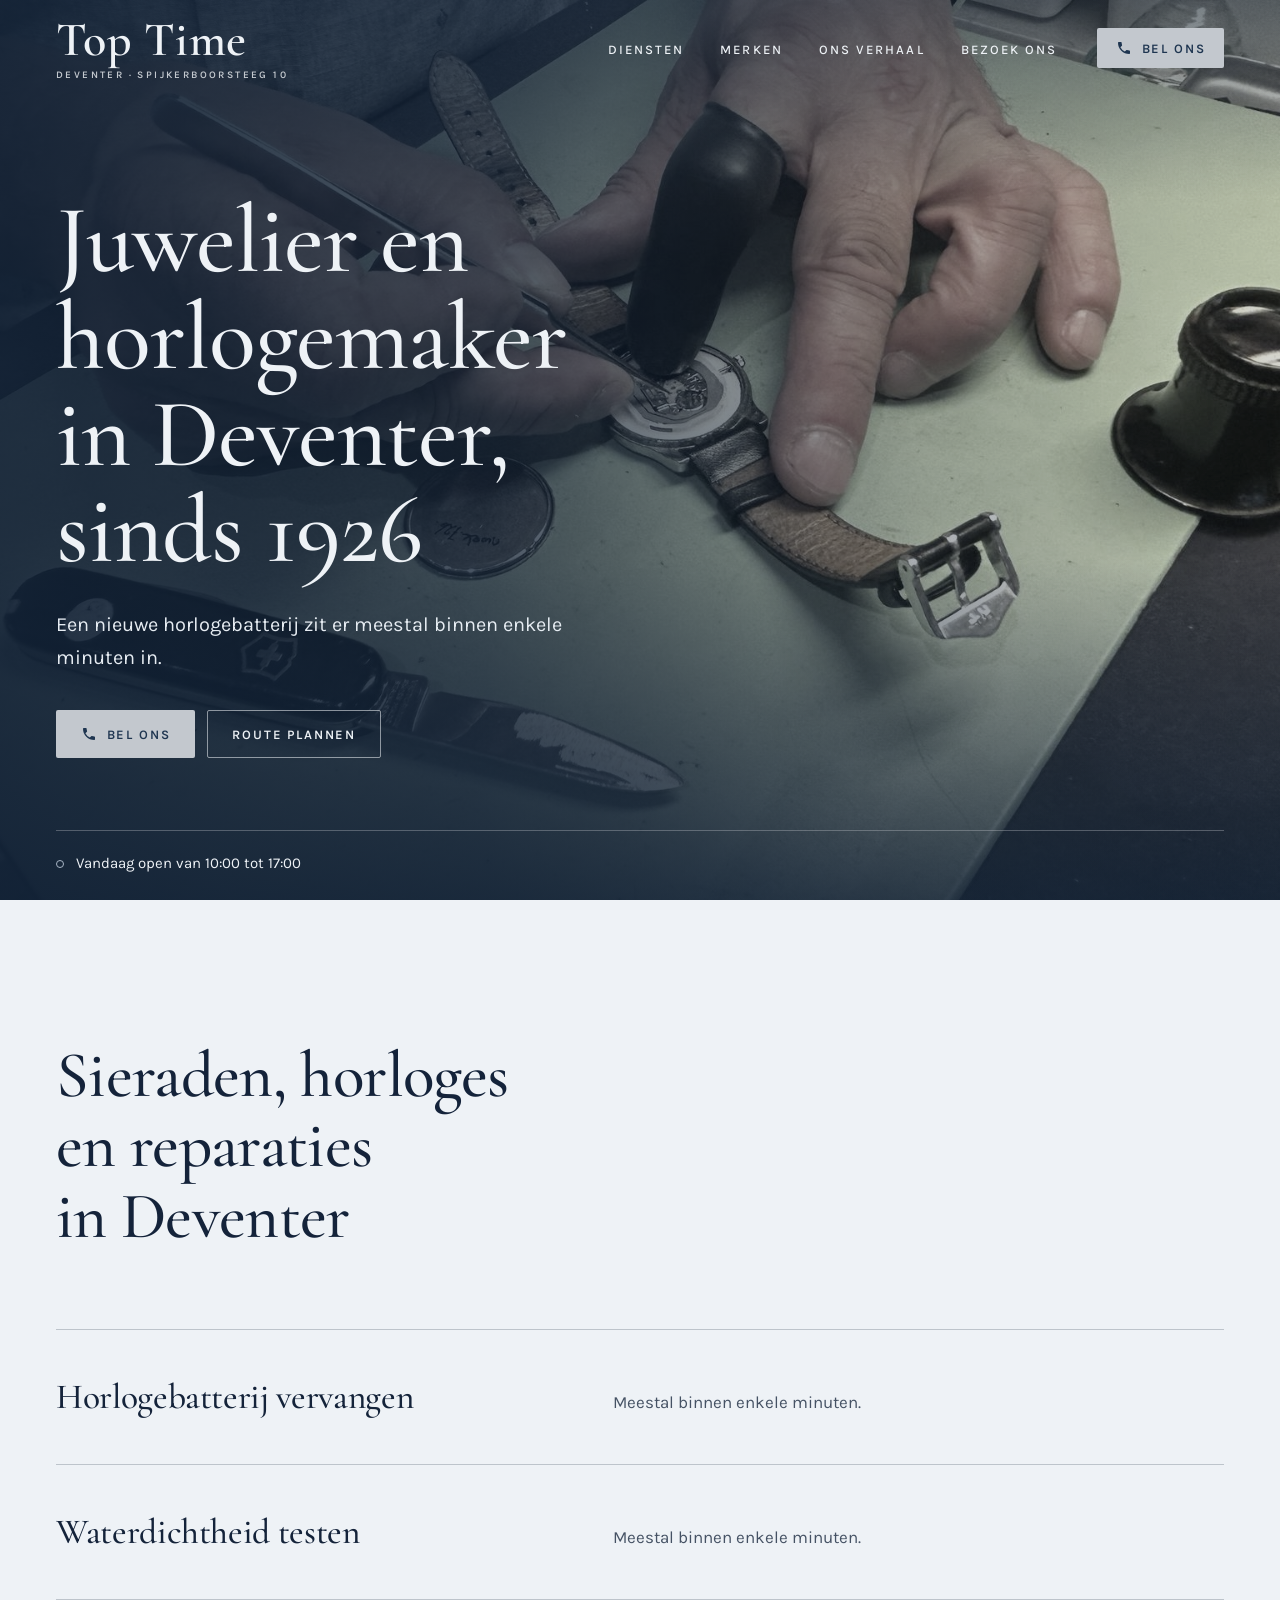
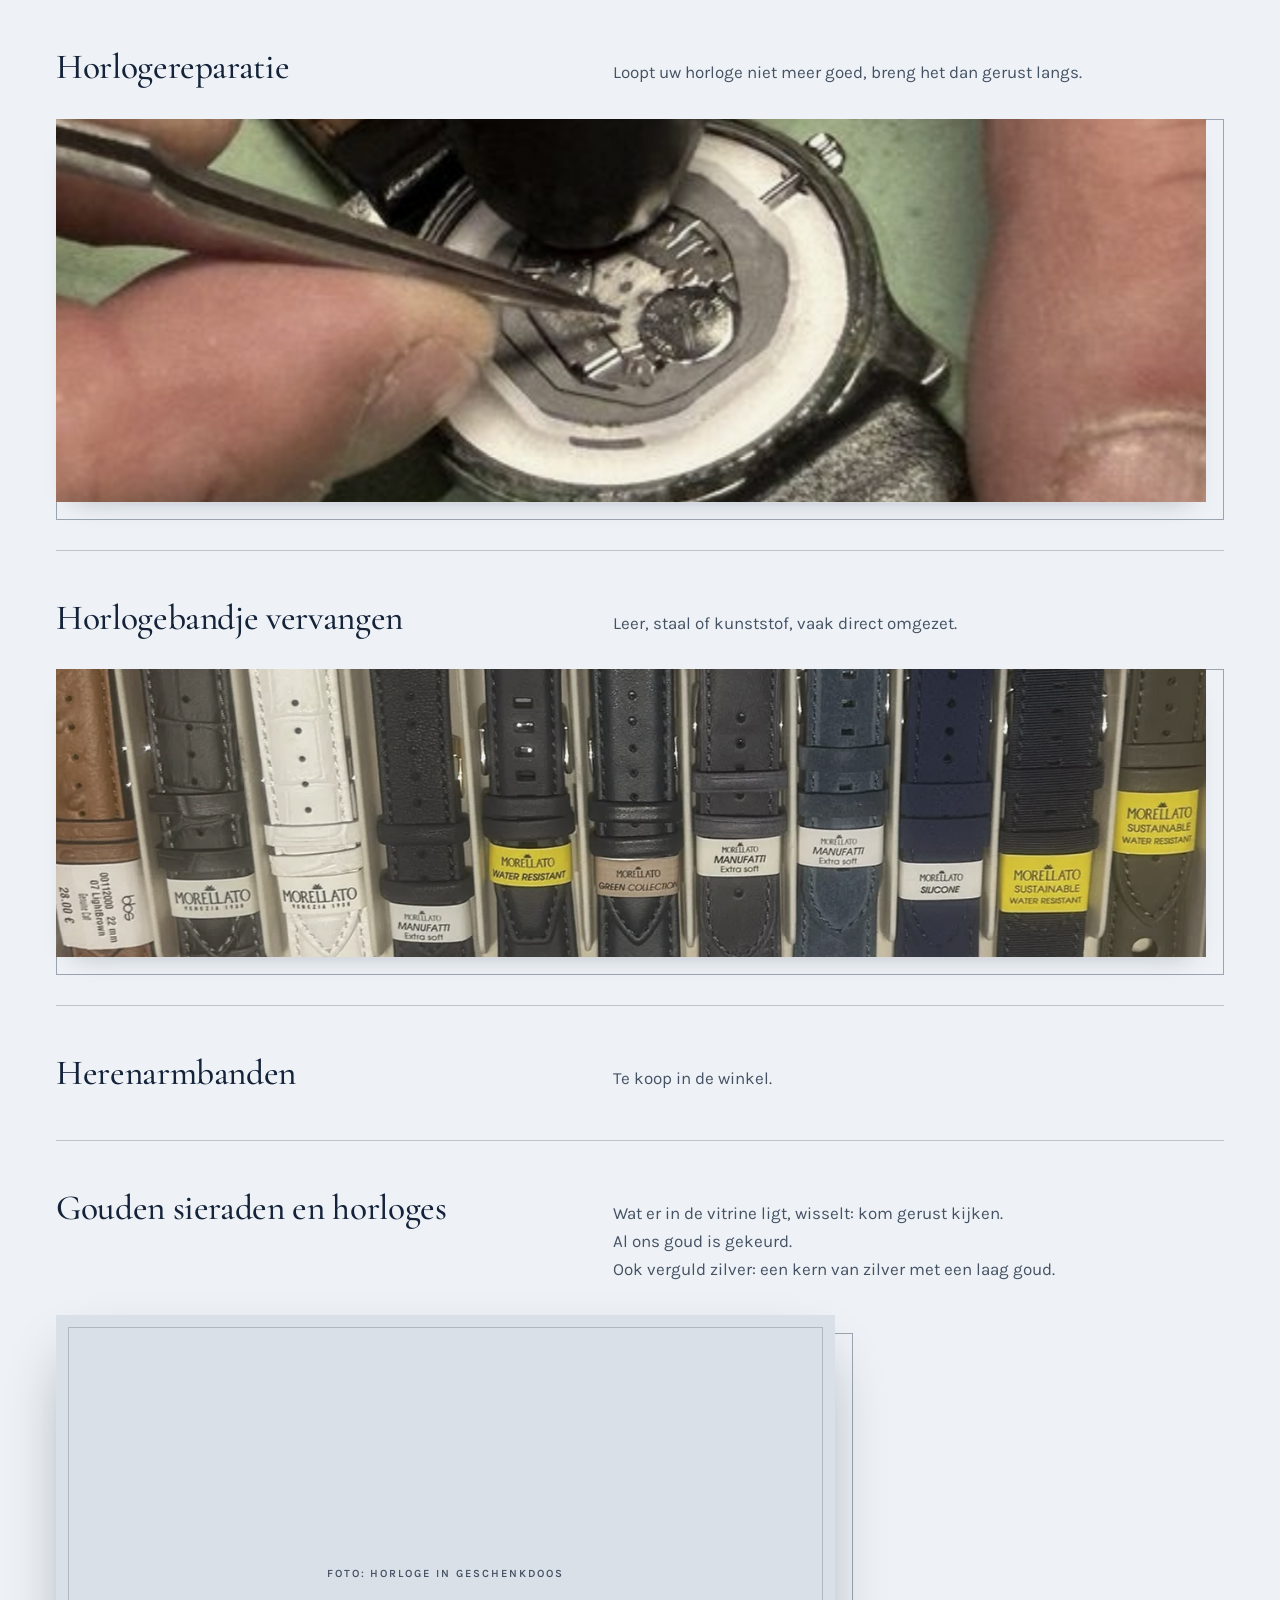
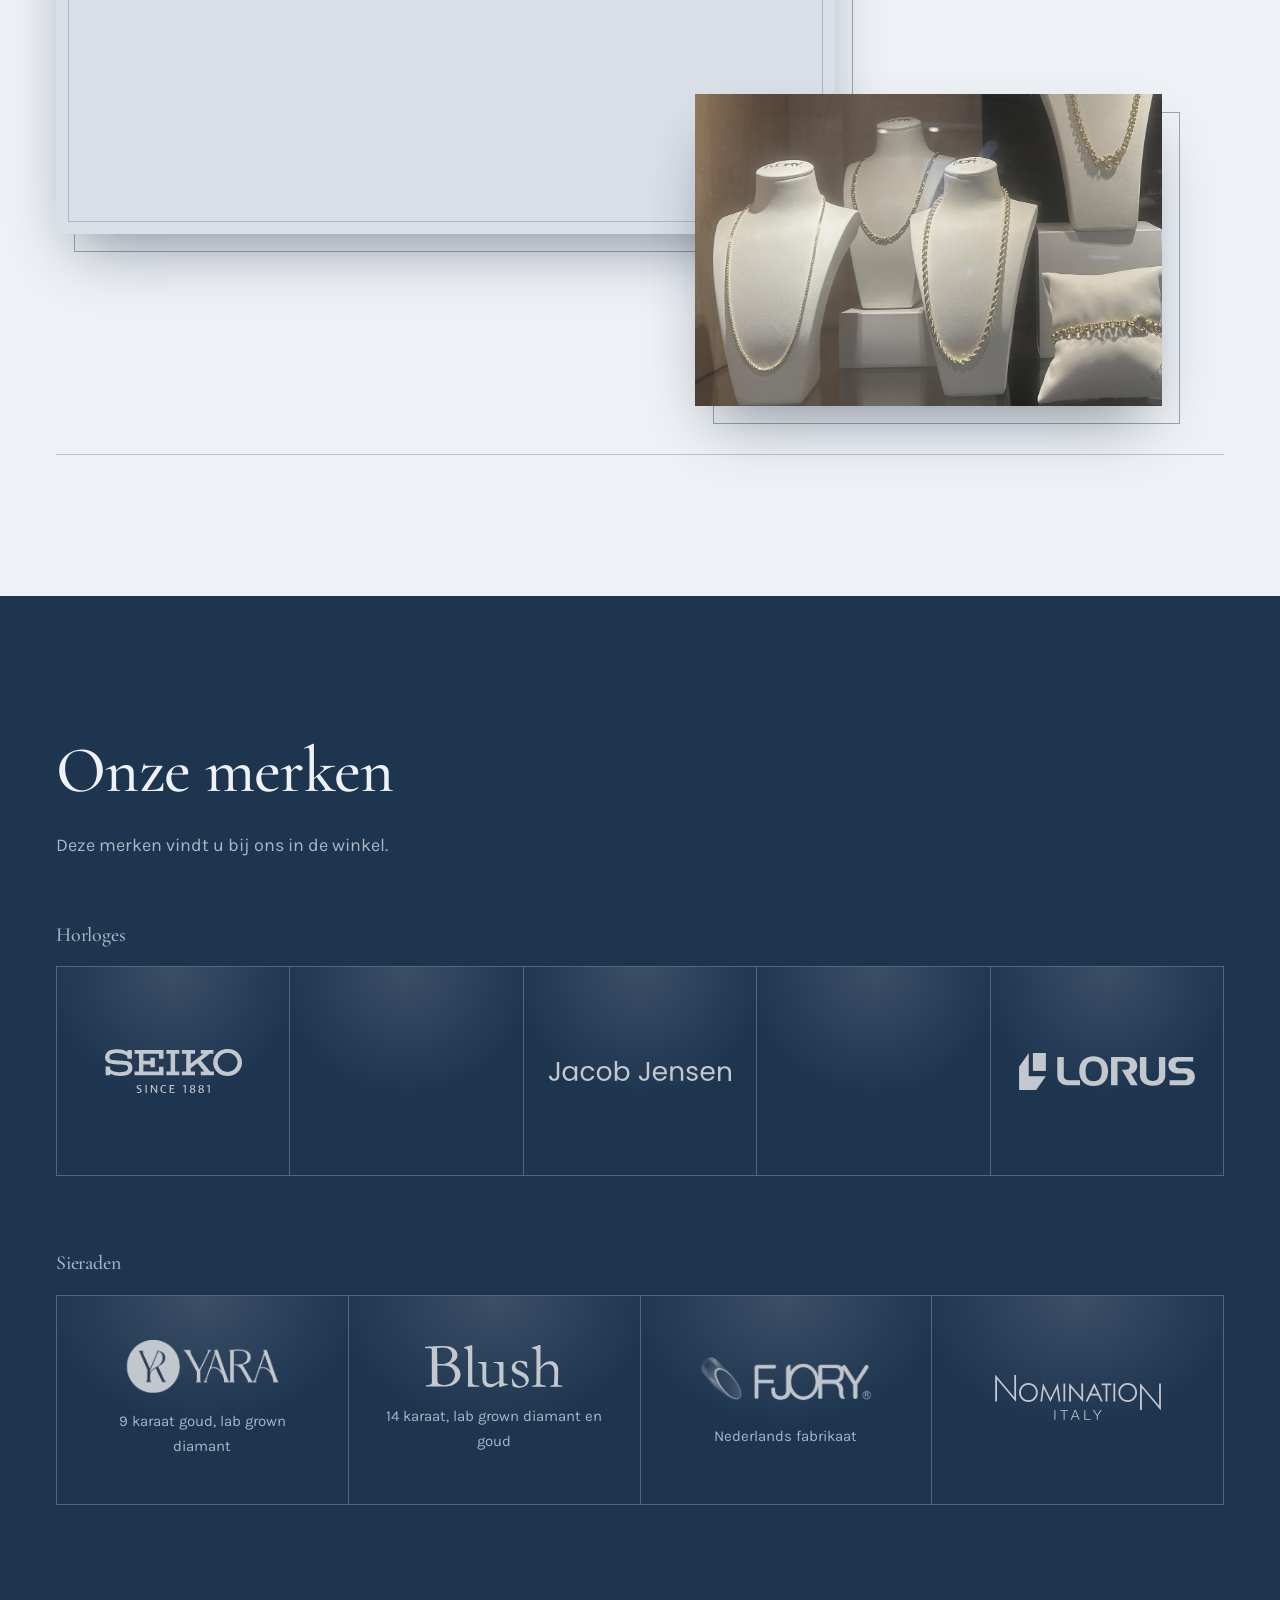
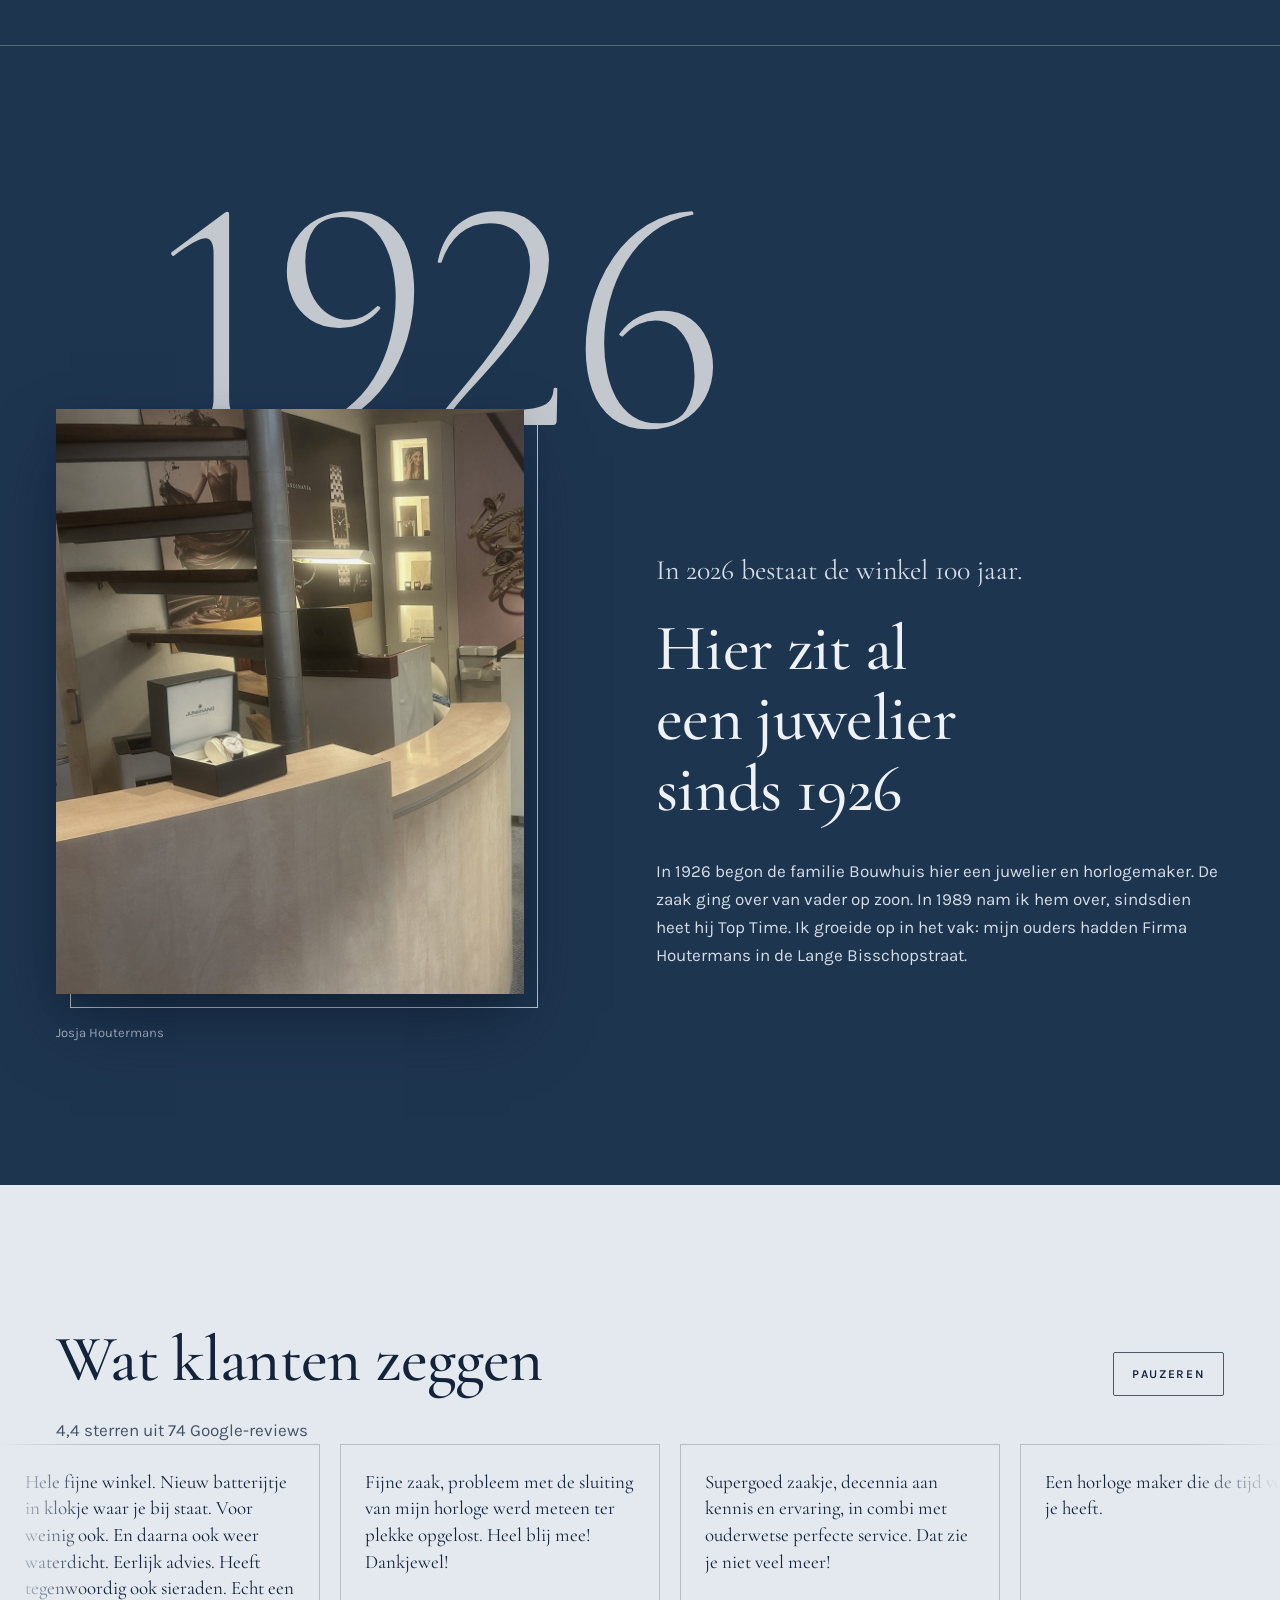
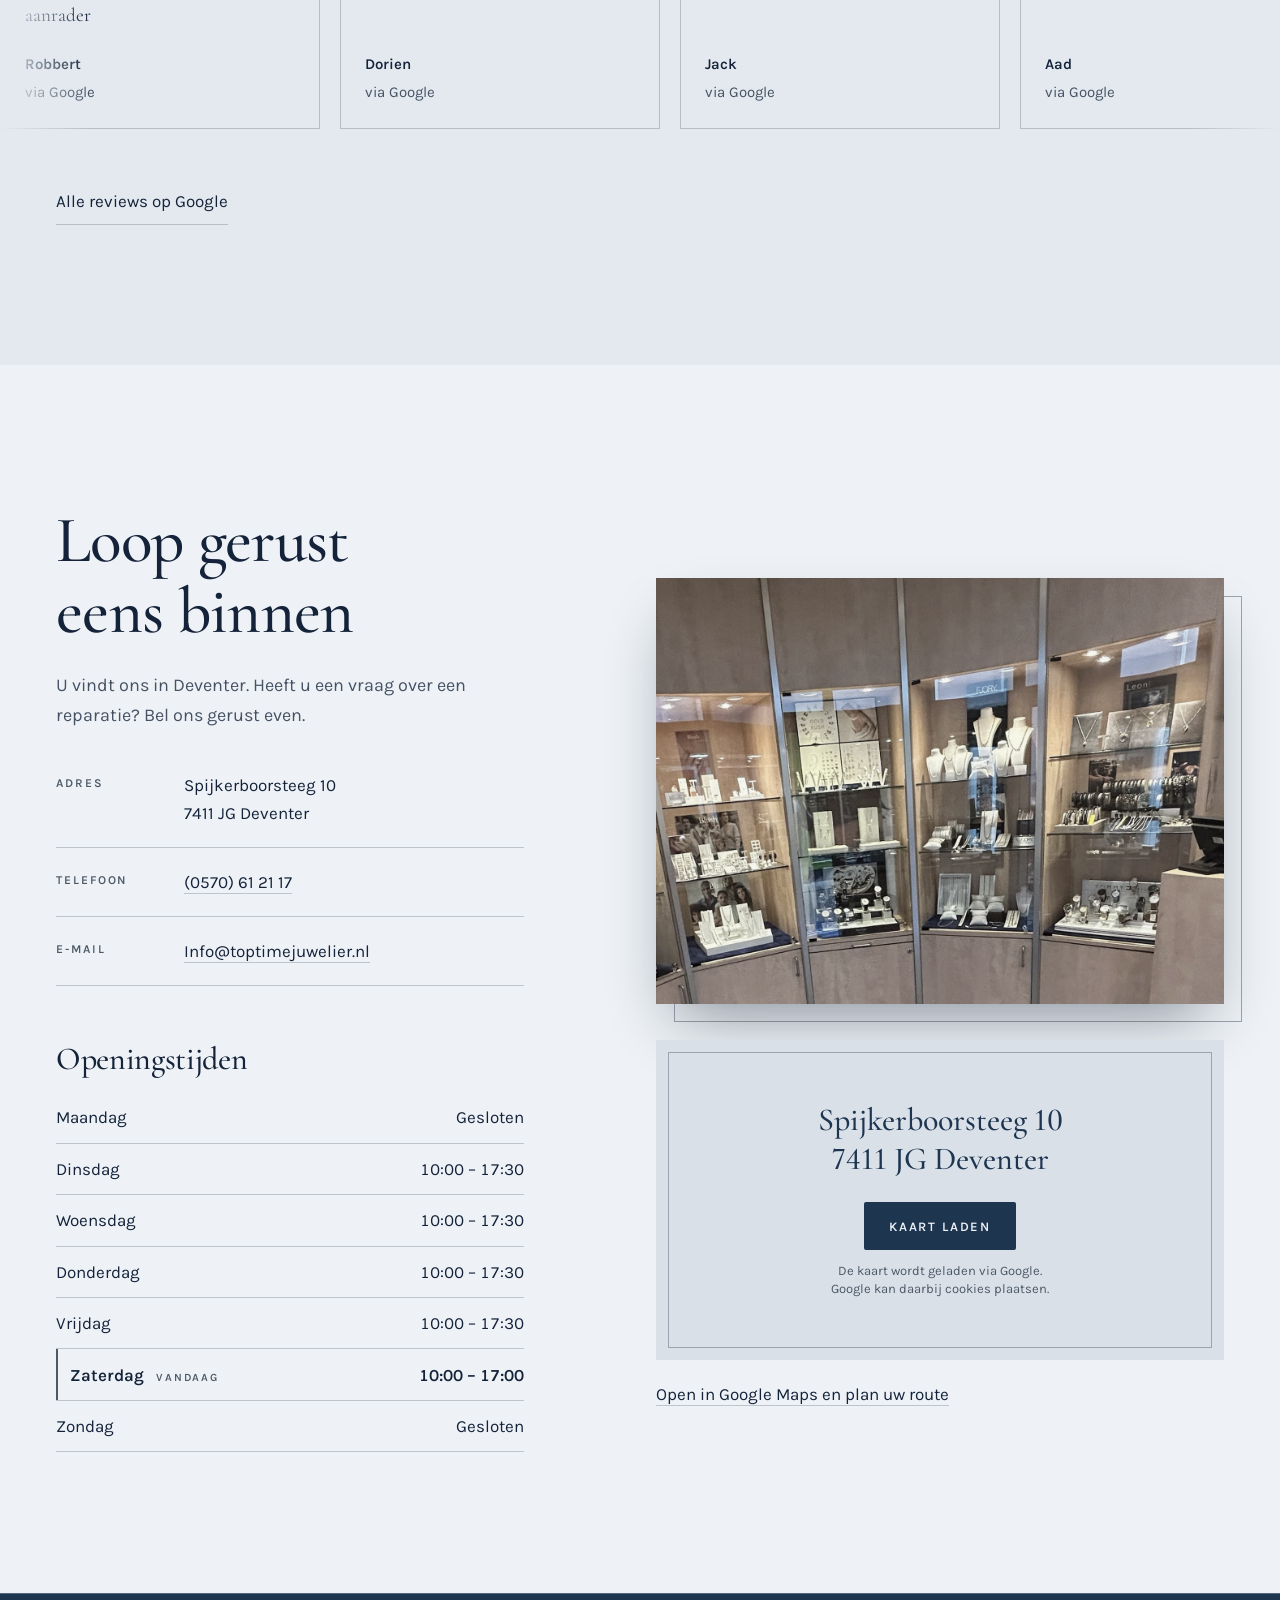
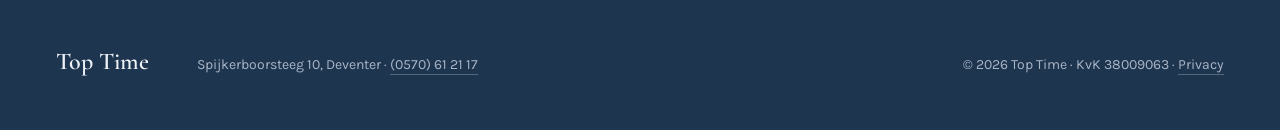
<file: Top Time website -claude/index.html>
<!doctype html>
<html lang="nl">
<head>
  <meta charset="utf-8">
  <meta name="viewport" content="width=device-width, initial-scale=1, viewport-fit=cover">

  <!-- ===== SEO ===== -->
  <title>Top Time | Juwelier en horlogemaker in Deventer, sinds 1926</title>
  <meta name="description" content="Top Time is juwelier en horlogemaker in Deventer, op dit adres sinds 1926. Gouden sieraden en horloges, horlogereparatie en een nieuwe horlogebatterij, meestal binnen enkele minuten.">
  <meta name="theme-color" content="#1E3550">
  <link rel="canonical" href="https://toptimejuwelier.nl/">

  <!-- ===== Open Graph (voorbeeld bij het delen van een link) =====
       Deze tags worden gelezen zonder JavaScript, daarom staan ze hier en niet in main.js.
       og:image moet een volledige URL zijn: https://toptimejuwelier.nl/assets/images/og-image.jpg (1200 x 630). -->
  <meta property="og:type" content="website">
  <meta property="og:locale" content="nl_NL">
  <meta property="og:site_name" content="Top Time">
  <meta property="og:title" content="Top Time | Juwelier en horlogemaker in Deventer, sinds 1926">
  <meta property="og:description" content="Gouden sieraden en horloges, horlogereparatie en een nieuwe horlogebatterij, meestal binnen enkele minuten. Loop gerust binnen.">
  <meta property="og:url" content="https://toptimejuwelier.nl/">
  <meta property="og:image" content="https://toptimejuwelier.nl/assets/images/og-image.jpg">
  <meta property="og:image:width" content="1200">
  <meta property="og:image:height" content="630">
  <meta name="twitter:card" content="summary_large_image">

  <link rel="icon" href="assets/favicon.svg" type="image/svg+xml">

  <!-- ===== Lettertypen (eigen bestanden, @font-face staat in css/style.css) ===== -->
  <link rel="preload" href="assets/fonts/cormorant-garamond.woff2" as="font" type="font/woff2" crossorigin>
  <link rel="preload" href="assets/fonts/karla.woff2" as="font" type="font/woff2" crossorigin>

  <link rel="stylesheet" href="css/style.css">

  <!-- Gestructureerde gegevens (JewelryStore), vast in de HTML.
       LET OP: de openingstijden hieronder en in de tabel in "Bezoek ons" moeten gelijk zijn
       aan TOPTIME.hours in js/main.js. Pas ze altijd samen aan. -->
  <script type="application/ld+json" id="structured-data">
  {
    "@context": "https://schema.org",
    "@type": "JewelryStore",
    "name": "Top Time",
    "description": "Juwelier en horlogemaker in Deventer, op dit adres sinds 1926: gouden sieraden en horloges, horlogereparatie en horlogebatterij vervangen.",
    "foundingDate": "1989",
    "telephone": "+31570612117",
    "email": "Info@toptimejuwelier.nl",
    "address": {
      "@type": "PostalAddress",
      "streetAddress": "Spijkerboorsteeg 10",
      "postalCode": "7411 JG",
      "addressLocality": "Deventer",
      "addressCountry": "NL"
    },
    "openingHoursSpecification": [
      {
        "@type": "OpeningHoursSpecification",
        "dayOfWeek": "https://schema.org/Tuesday",
        "opens": "10:00",
        "closes": "17:30"
      },
      {
        "@type": "OpeningHoursSpecification",
        "dayOfWeek": "https://schema.org/Wednesday",
        "opens": "10:00",
        "closes": "17:30"
      },
      {
        "@type": "OpeningHoursSpecification",
        "dayOfWeek": "https://schema.org/Thursday",
        "opens": "10:00",
        "closes": "17:30"
      },
      {
        "@type": "OpeningHoursSpecification",
        "dayOfWeek": "https://schema.org/Friday",
        "opens": "10:00",
        "closes": "17:30"
      },
      {
        "@type": "OpeningHoursSpecification",
        "dayOfWeek": "https://schema.org/Saturday",
        "opens": "10:00",
        "closes": "17:00"
      }
    ],
    "sameAs": [
      "https://www.google.com/maps/place/?q=place_id:ChIJvbNIimfqx0cRuLQy41AwDXs"
    ],
    "url": "https://toptimejuwelier.nl/",
    "image": "https://toptimejuwelier.nl/assets/images/og-image.jpg"
  }
  </script>

  <!-- GSAP alleen voor subtiele animaties. Zonder GSAP werkt de site gewoon. -->
  <script src="js/vendor/gsap.min.js" defer></script>
  <script src="js/vendor/ScrollTrigger.min.js" defer></script>
  <script src="js/main.js" defer></script>
</head>

<body>
  <a class="skip-link" href="#main">Direct naar de inhoud</a>

  <!-- =========================================================
       1. HEADER / NAVIGATIE
       ========================================================= -->
  <header class="site-header" data-header>
    <div class="container site-header__inner">
      <a class="wordmark" href="#top">
        Top Time
        <span class="wordmark__sub">Deventer &middot; Spijkerboorsteeg 10</span>
      </a>

      <nav class="nav" id="site-nav" aria-label="Hoofdmenu">
        <ul>
          <li><a href="#diensten">Diensten</a></li>
          <li><a href="#merken">Merken</a></li>
          <li><a href="#verhaal">Ons verhaal</a></li>
          <li><a href="#bezoek">Bezoek ons</a></li>
        </ul>
      </nav>

      <a class="btn btn--silver btn--small header-call" href="tel:+31570612117" data-tel>
        <svg aria-hidden="true" viewBox="0 0 24 24"><path d="M6.6 10.8a15.2 15.2 0 0 0 6.6 6.6l2.2-2.2c.3-.3.7-.4 1-.2 1.1.4 2.3.6 3.6.6.6 0 1 .4 1 1V20c0 .6-.4 1-1 1A17 17 0 0 1 3 4c0-.6.4-1 1-1h3.5c.6 0 1 .4 1 1 0 1.3.2 2.5.6 3.6.1.3 0 .7-.2 1l-2.3 2.2Z" fill="currentColor"/></svg>
        Bel ons
      </a>

      <button class="nav-toggle" type="button" aria-expanded="false" aria-controls="site-nav" data-nav-toggle>
        <span class="nav-toggle__bars" aria-hidden="true"></span>
        <span class="nav-toggle__label">Menu</span>
      </button>
    </div>
  </header>

  <main id="main">

    <!-- =========================================================
         2. HERO
         Foto: assets/images/hero-poster.jpg
         ========================================================= -->
    <section class="hero" id="top" aria-labelledby="hero-title">
      <div class="hero__media">
        <img class="hero__img" src="assets/images/hero-poster.jpg" alt=""
             width="1920" height="1080" fetchpriority="high" decoding="async">
        <div class="hero__overlay"></div>
      </div>

      <div class="container hero__content">
        <h1 id="hero-title">Juwelier en horlogemaker in Deventer, sinds&nbsp;1926</h1>
        <p class="hero__lead">Een nieuwe horlogebatterij zit er meestal binnen enkele minuten in.</p>
        <div class="hero__actions">
          <a class="btn btn--silver" href="tel:+31570612117" data-tel>
            <svg aria-hidden="true" viewBox="0 0 24 24"><path d="M6.6 10.8a15.2 15.2 0 0 0 6.6 6.6l2.2-2.2c.3-.3.7-.4 1-.2 1.1.4 2.3.6 3.6.6.6 0 1 .4 1 1V20c0 .6-.4 1-1 1A17 17 0 0 1 3 4c0-.6.4-1 1-1h3.5c.6 0 1 .4 1 1 0 1.3.2 2.5.6 3.6.1.3 0 .7-.2 1l-2.3 2.2Z" fill="currentColor"/></svg>
            Bel ons
          </a>
          <a class="btn btn--ghost" href="https://www.google.com/maps/dir/?api=1&amp;destination=Top%20Time%2C%20Spijkerboorsteeg%2010%2C%207411%20JG%20Deventer" data-route target="_blank" rel="noopener">Route plannen</a>
        </div>
      </div>

      <div class="container">
        <div class="hero__bar">
          <!-- Openingsstatus: wordt berekend in main.js uit de openingstijden. -->
          <p class="open-status" data-open-status role="status">
            <span class="open-status__dot" aria-hidden="true"></span>
            <span data-open-status-text>Di t/m vr 10:00 – 17:30 &middot; za 10:00 – 17:00</span>
          </p>
        </div>
      </div>
    </section>


    <!-- =========================================================
         3. DIENSTEN
         ========================================================= -->
    <section class="section section--light" id="diensten" aria-labelledby="diensten-title">
      <div class="container">
        <header class="section-head">
          <div>
            <h2 id="diensten-title" data-reveal>Sieraden, horloges en reparaties in&nbsp;Deventer</h2>
          </div>
        </header>

        <ol class="services">
          <li class="service" data-reveal>
            <h3 class="service__title">Horlogebatterij vervangen</h3>
            <div class="service__text">
              <p>Meestal binnen enkele minuten.</p>
            </div>
          </li>

          <li class="service" data-reveal>
            <h3 class="service__title">Waterdichtheid testen</h3>
            <div class="service__text">
              <p>Meestal binnen enkele minuten.</p>
            </div>
          </li>

          <li class="service" data-reveal>
            <h3 class="service__title">Horlogereparatie</h3>
            <div class="service__text">
              <p>Loopt uw horloge niet meer goed, breng het dan gerust langs.</p>
            </div>
            <figure class="service__photo service__photo--repair photo">
              <!-- Het ene bewegende moment van de site: de foto zoomt langzaam uit terwijl u scrolt (main.js). -->
              <div class="slot">
                <span class="slot__label">FOTO: pincet in een open horloge</span>
                <img src="assets/images/horloge-uurwerk.jpg" data-repair-zoom
                     alt="Met een pincet wordt een open horloge gerepareerd op de werkbank"
                     width="1200" height="1200" loading="lazy" decoding="async" onerror="this.remove()">
              </div>
            </figure>
          </li>

          <li class="service" data-reveal>
            <h3 class="service__title">Horlogebandje vervangen</h3>
            <div class="service__text">
              <p>Leer, staal of kunststof, vaak direct omgezet.</p>
            </div>
            <figure class="service__photo service__photo--straps photo">
              <div class="slot">
                <span class="slot__label">FOTO: horlogebandjes</span>
                <img src="assets/images/bandjes.webp"
                     alt="Leren horlogebandjes in verschillende kleuren"
                     width="1440" height="360" loading="lazy" decoding="async" onerror="this.remove()">
              </div>
            </figure>
          </li>

          <li class="service" data-reveal>
            <h3 class="service__title">Herenarmbanden</h3>
            <div class="service__text">
              <p>Te koop in de winkel.</p>
            </div>
          </li>

          <li class="service" data-reveal>
            <h3 class="service__title">Gouden sieraden en horloges</h3>
            <div class="service__text">
              <p>Wat er in de vitrine ligt, wisselt: kom gerust kijken.</p>
              <p>Al ons goud is gekeurd.</p>
              <p>Ook verguld zilver: een kern van zilver met een laag goud.</p>
            </div>
            <div class="service__photos">
              <figure class="service__photo service__photo--watch photo">
                <div class="slot">
                  <span class="slot__label">FOTO: horloge in geschenkdoos</span>
                  <img src="assets/images/horloges-vitrine.jpg"
                       alt="Horloge met leren band in een geopende geschenkdoos"
                       width="1200" height="1500" loading="lazy" decoding="async" onerror="this.remove()">
                </div>
              </figure>
              <figure class="service__photo service__photo--chains photo">
                <div class="slot">
                  <span class="slot__label">FOTO: gouden kettingen</span>
                  <img src="assets/images/gouden-kettingen.jpg"
                       alt="Gouden kettingen op witte paspoppen in de vitrine"
                       width="1932" height="869" loading="lazy" decoding="async" onerror="this.remove()">
                </div>
              </figure>
            </div>
          </li>
        </ol>
      </div>
    </section>

    <!-- =========================================================
         3b. ONZE MERKEN
         Logo's: assets/images/merken/<naam>.svg (zie LEESMIJ.txt daar). Zolang een bestand
         ontbreekt, staat de merknaam als tekst. Logo's moeten van het merk of de eigenaar komen.
         ========================================================= -->
    <section class="section section--dark brands" id="merken" aria-labelledby="merken-title">
      <div class="container">
        <header class="section-head">
          <h2 id="merken-title" data-reveal>Onze merken</h2>
          <p class="brands__intro" data-reveal>Deze merken vindt u bij ons in de winkel.</p>
        </header>

        <div class="brands__grid">
          <div class="brands__group" data-reveal>
            <h3 class="brands__title">Horloges</h3>
            <ul class="brands__list brands__list--watches">
              <li class="brand">
                <span class="brand__mark">
                  <img class="brand__logo" src="assets/images/merken/seiko.svg" alt="Seiko" style="--w: 8.6rem" decoding="async" onload="this.closest('.brand').classList.add('has-logo')">
                  <img class="brand__sheen" src="assets/images/merken/seiko.svg" alt="" aria-hidden="true" style="--w: 8.6rem" decoding="async">
                  <span class="brand__name" aria-hidden="true">Seiko</span>
                </span>
              </li>
              <li class="brand">
                <span class="brand__mark">
                  <img class="brand__logo" src="assets/images/merken/danish-design.png" alt="Danish Design" style="--w: 7.4rem" decoding="async" onload="this.closest('.brand').classList.add('has-logo')">
                  <img class="brand__sheen" src="assets/images/merken/danish-design.png" alt="" aria-hidden="true" style="--w: 7.4rem" decoding="async">
                  <span class="brand__name" aria-hidden="true">Danish Design</span>
                </span>
              </li>
              <li class="brand">
                <span class="brand__mark">
                  <img class="brand__logo" src="assets/images/merken/jacob-jensen.svg" alt="Jacob Jensen" style="--w: 12rem" decoding="async" onload="this.closest('.brand').classList.add('has-logo')">
                  <img class="brand__sheen" src="assets/images/merken/jacob-jensen.svg" alt="" aria-hidden="true" style="--w: 12rem" decoding="async">
                  <span class="brand__name" aria-hidden="true">Jacob Jensen</span>
                </span>
              </li>
              <li class="brand">
                <span class="brand__mark">
                  <img class="brand__logo" src="assets/images/merken/mondaine.png" alt="Mondaine" style="--w: 13rem" decoding="async" onload="this.closest('.brand').classList.add('has-logo')">
                  <img class="brand__sheen" src="assets/images/merken/mondaine.png" alt="" aria-hidden="true" style="--w: 13rem" decoding="async">
                  <span class="brand__name" aria-hidden="true">Mondaine</span>
                </span>
              </li>
              <li class="brand">
                <span class="brand__mark">
                  <img class="brand__logo" src="assets/images/merken/lorus.svg" alt="Lorus" style="--w: 11rem" decoding="async" onload="this.closest('.brand').classList.add('has-logo')">
                  <img class="brand__sheen" src="assets/images/merken/lorus.svg" alt="" aria-hidden="true" style="--w: 11rem" decoding="async">
                  <span class="brand__name" aria-hidden="true">Lorus</span>
                </span>
              </li>
            </ul>
          </div>

          <div class="brands__group" data-reveal>
            <h3 class="brands__title">Sieraden</h3>
            <ul class="brands__list brands__list--jewels">
              <li class="brand">
                <span class="brand__mark">
                  <img class="brand__logo" src="assets/images/merken/yara.png" alt="Yara" style="--w: 10.8rem" decoding="async" onload="this.closest('.brand').classList.add('has-logo')">
                  <img class="brand__sheen" src="assets/images/merken/yara.png" alt="" aria-hidden="true" style="--w: 10.8rem" decoding="async">
                  <span class="brand__name" aria-hidden="true">Yara</span>
                </span>
                <p class="brand__note">9 karaat goud, lab grown diamant</p>
              </li>
              <li class="brand">
                <span class="brand__mark">
                  <img class="brand__logo" src="assets/images/merken/blush.svg" alt="Blush" style="--w: 8.6rem" decoding="async" onload="this.closest('.brand').classList.add('has-logo')">
                  <img class="brand__sheen" src="assets/images/merken/blush.svg" alt="" aria-hidden="true" style="--w: 8.6rem" decoding="async">
                  <span class="brand__name" aria-hidden="true">Blush</span>
                </span>
                <p class="brand__note">14 karaat, lab grown diamant en goud</p>
              </li>
              <li class="brand">
                <span class="brand__mark">
                  <img class="brand__logo" src="assets/images/merken/fjory.png" alt="Fjory" style="--w: 11.5rem" decoding="async" onload="this.closest('.brand').classList.add('has-logo')">
                  <img class="brand__sheen" src="assets/images/merken/fjory.png" alt="" aria-hidden="true" style="--w: 11.5rem" decoding="async">
                  <span class="brand__name" aria-hidden="true">Fjory</span>
                </span>
                <p class="brand__note">Nederlands fabrikaat</p>
              </li>
              <li class="brand">
                <span class="brand__mark">
                  <img class="brand__logo" src="assets/images/merken/nomination.svg" alt="Nomination" style="--w: 11rem" decoding="async" onload="this.closest('.brand').classList.add('has-logo')">
                  <img class="brand__sheen" src="assets/images/merken/nomination.svg" alt="" aria-hidden="true" style="--w: 9rem" decoding="async">
                  <span class="brand__name" aria-hidden="true">Nomination</span>
                </span>
              </li>
            </ul>
          </div>
        </div>
      </div>
    </section>


    <!-- =========================================================
         4. ONS VERHAAL
         ========================================================= -->
    <section class="section section--dark story" id="verhaal" aria-labelledby="verhaal-title">
      <div class="container story__grid">
        <p class="story__year" aria-hidden="true" data-year-reveal>1926</p>

        <figure class="story__photo" data-reveal>
          <div class="photo">
          <div class="slot" style="--ratio: 4 / 5">
            <span class="slot__label">FOTO: de winkel van binnen</span>
            <img class="story__img" src="assets/images/werkbank.jpg"
                 alt="De toonbank van Top Time, met een Junghans-horloge in zijn doos en de wenteltrap erachter"
                 width="1800" height="1200" loading="lazy" decoding="async"
                 onerror="this.remove()">
          </div>
          </div>
          <figcaption><span data-config="ownerName">Josja Houtermans</span></figcaption>
        </figure>

        <div class="story__text">
          <p class="story__note" data-reveal>In 2026 bestaat de winkel 100 jaar.</p>
          <h2 id="verhaal-title" data-reveal>Hier zit al een juwelier sinds 1926</h2>

          <div data-reveal>
            <p>
              In 1926 begon de familie Bouwhuis hier een juwelier en horlogemaker.
              De zaak ging over van vader op zoon.
              In 1989 nam ik hem over, sindsdien heet hij Top Time.
              Ik groeide op in het vak: mijn ouders hadden Firma Houtermans in de Lange Bisschopstraat.
            </p>
          </div>
        </div>
      </div>
    </section>

    <!-- =========================================================
         4b. REVIEWS
         Strook die langzaam vanzelf doorschuift (pure CSS). De tweede rij is een kopie voor een naadloze lus
         (aria-hidden). De pauzeknop komt uit main.js. Quotes staan letterlijk zoals de klanten ze schreven.
         ========================================================= -->
    <section class="section section--light section--mist reviews" id="reviews" aria-labelledby="reviews-title">
      <div class="container">
        <div class="reviews__head" data-reveal>
          <h2 id="reviews-title">Wat klanten zeggen</h2>
          <button class="reviews__pause" type="button" data-reviews-pause aria-pressed="false" hidden>Pauzeren</button>
        </div>
        <p class="reviews__score" data-reveal><span data-config="googleRating">4,4</span> sterren uit <span data-config="googleReviewCount">74</span> Google-reviews</p>
      </div>

      <div class="reviews__marquee" tabindex="0" role="region" aria-label="Reviews van klanten">
        <div class="reviews__track">
          <ul class="reviews__row">
            <li class="review">
              <blockquote class="review__quote"><p>Hele fijne winkel. Nieuw batterijtje in klokje waar je bij staat. Voor weinig ook. En daarna ook weer waterdicht. Eerlijk advies. Heeft tegenwoordig ook sieraden. Echt een aanrader</p></blockquote>
              <p class="review__by">Robbert<span>via Google</span></p>
            </li>
            <li class="review">
              <blockquote class="review__quote"><p>Fijne zaak, probleem met de sluiting van mijn horloge werd meteen ter plekke opgelost. Heel blij mee! Dankjewel!</p></blockquote>
              <p class="review__by">Dorien<span>via Google</span></p>
            </li>
            <li class="review">
              <blockquote class="review__quote"><p>Supergoed zaakje, decennia aan kennis en ervaring, in combi met ouderwetse perfecte service. Dat zie je niet veel meer!</p></blockquote>
              <p class="review__by">Jack<span>via Google</span></p>
            </li>
            <li class="review">
              <blockquote class="review__quote"><p>Een horloge maker die de tijd voor je heeft.</p></blockquote>
              <p class="review__by">Aad<span>via Google</span></p>
            </li>
            <li class="review">
              <blockquote class="review__quote"><p>Zeer vriendelijke verkoper, leuke winkel midden in Deventer. Kralen herenarmband was na aantal maanden stuk geknapt, kreeg gewoon een nieuwe! Zonder vragen of argwaan. Top service</p></blockquote>
              <p class="review__by">Gerrie<span>via Google</span></p>
            </li>
            <li class="review">
              <blockquote class="review__quote"><p>Zeer deskundig en vriendelijke eigenaar. Connaisseur, zonder opdringerig te worden. Aanrader</p></blockquote>
              <p class="review__by">Constant<span>via Google</span></p>
            </li>
            <li class="review">
              <blockquote class="review__quote"><p>Eigenaar is een horlogeliefhebber! Zeer schappelijk prijzen en toch enkele leuke merken voor elke beurs wat wils. Mijn eerste klokje gekocht bij zijn ouders welke een zaak aan de Lange B. hadden.</p></blockquote>
              <p class="review__by">Xander<span>via Google</span></p>
            </li>
            <li class="review">
              <blockquote class="review__quote"><p>Heel vriendelijk geholpen en echt een goed advies voor een dierbaar horloge gegeven. Je kunt hier zeker terecht voor goed werk! De prijs viel ook echt mee.</p></blockquote>
              <p class="review__by">M.<span>via Google</span></p>
            </li>
            <li class="review">
              <blockquote class="review__quote"><p>Super aardige man en we werden mega snel geholpen. En hij doet zijn werk altijd met veel passie en plezier!!</p></blockquote>
              <p class="review__by">Maroussia<span>via Google</span></p>
            </li>
            <li class="review">
              <blockquote class="review__quote"><p>Aardige vent! Zelfs als je niets koopt, geweldige service, zelfs bij een horloge dat ik 8 jaar geleden kocht! Klasse!</p></blockquote>
              <p class="review__by">Bart<span>via Google</span></p>
            </li>
            <li class="review">
              <blockquote class="review__quote"><p>Keurig, snel en vriendelijk geholpen. Batterij van horloge snel vervangen voor een prima prijs.</p></blockquote>
              <p class="review__by">Colette<span>via Google</span></p>
            </li>
            <li class="review">
              <blockquote class="review__quote"><p>Een hele kundige en fijne juwelier waar ik al jaren klant ben.</p></blockquote>
              <p class="review__by">Marieke<span>via Google</span></p>
            </li>
            <li class="review">
              <blockquote class="review__quote"><p>Mooie winkel en aangenaam personeel. Prima geadviseerd en geholpen bij de aanschaf van een nieuw horloge bandje</p></blockquote>
              <p class="review__by">G.J.<span>via Google</span></p>
            </li>
            <li class="review">
              <blockquote class="review__quote"><p>Perfect, altijd goed geholpen met erg deskundig advies!</p></blockquote>
              <p class="review__by">Sander<span>via Google</span></p>
            </li>
            <li class="review">
              <blockquote class="review__quote"><p>Hele vriendelijke man, rustig en nette winkel en zeer mooie horloges verkopen ze.</p></blockquote>
              <p class="review__by">Gezinus<span>via Google</span></p>
            </li>
          </ul>
          <ul class="reviews__row" aria-hidden="true">
            <li class="review">
              <blockquote class="review__quote"><p>Hele fijne winkel. Nieuw batterijtje in klokje waar je bij staat. Voor weinig ook. En daarna ook weer waterdicht. Eerlijk advies. Heeft tegenwoordig ook sieraden. Echt een aanrader</p></blockquote>
              <p class="review__by">Robbert<span>via Google</span></p>
            </li>
            <li class="review">
              <blockquote class="review__quote"><p>Fijne zaak, probleem met de sluiting van mijn horloge werd meteen ter plekke opgelost. Heel blij mee! Dankjewel!</p></blockquote>
              <p class="review__by">Dorien<span>via Google</span></p>
            </li>
            <li class="review">
              <blockquote class="review__quote"><p>Supergoed zaakje, decennia aan kennis en ervaring, in combi met ouderwetse perfecte service. Dat zie je niet veel meer!</p></blockquote>
              <p class="review__by">Jack<span>via Google</span></p>
            </li>
            <li class="review">
              <blockquote class="review__quote"><p>Een horloge maker die de tijd voor je heeft.</p></blockquote>
              <p class="review__by">Aad<span>via Google</span></p>
            </li>
            <li class="review">
              <blockquote class="review__quote"><p>Zeer vriendelijke verkoper, leuke winkel midden in Deventer. Kralen herenarmband was na aantal maanden stuk geknapt, kreeg gewoon een nieuwe! Zonder vragen of argwaan. Top service</p></blockquote>
              <p class="review__by">Gerrie<span>via Google</span></p>
            </li>
            <li class="review">
              <blockquote class="review__quote"><p>Zeer deskundig en vriendelijke eigenaar. Connaisseur, zonder opdringerig te worden. Aanrader</p></blockquote>
              <p class="review__by">Constant<span>via Google</span></p>
            </li>
            <li class="review">
              <blockquote class="review__quote"><p>Eigenaar is een horlogeliefhebber! Zeer schappelijk prijzen en toch enkele leuke merken voor elke beurs wat wils. Mijn eerste klokje gekocht bij zijn ouders welke een zaak aan de Lange B. hadden.</p></blockquote>
              <p class="review__by">Xander<span>via Google</span></p>
            </li>
            <li class="review">
              <blockquote class="review__quote"><p>Heel vriendelijk geholpen en echt een goed advies voor een dierbaar horloge gegeven. Je kunt hier zeker terecht voor goed werk! De prijs viel ook echt mee.</p></blockquote>
              <p class="review__by">M.<span>via Google</span></p>
            </li>
            <li class="review">
              <blockquote class="review__quote"><p>Super aardige man en we werden mega snel geholpen. En hij doet zijn werk altijd met veel passie en plezier!!</p></blockquote>
              <p class="review__by">Maroussia<span>via Google</span></p>
            </li>
            <li class="review">
              <blockquote class="review__quote"><p>Aardige vent! Zelfs als je niets koopt, geweldige service, zelfs bij een horloge dat ik 8 jaar geleden kocht! Klasse!</p></blockquote>
              <p class="review__by">Bart<span>via Google</span></p>
            </li>
            <li class="review">
              <blockquote class="review__quote"><p>Keurig, snel en vriendelijk geholpen. Batterij van horloge snel vervangen voor een prima prijs.</p></blockquote>
              <p class="review__by">Colette<span>via Google</span></p>
            </li>
            <li class="review">
              <blockquote class="review__quote"><p>Een hele kundige en fijne juwelier waar ik al jaren klant ben.</p></blockquote>
              <p class="review__by">Marieke<span>via Google</span></p>
            </li>
            <li class="review">
              <blockquote class="review__quote"><p>Mooie winkel en aangenaam personeel. Prima geadviseerd en geholpen bij de aanschaf van een nieuw horloge bandje</p></blockquote>
              <p class="review__by">G.J.<span>via Google</span></p>
            </li>
            <li class="review">
              <blockquote class="review__quote"><p>Perfect, altijd goed geholpen met erg deskundig advies!</p></blockquote>
              <p class="review__by">Sander<span>via Google</span></p>
            </li>
            <li class="review">
              <blockquote class="review__quote"><p>Hele vriendelijke man, rustig en nette winkel en zeer mooie horloges verkopen ze.</p></blockquote>
              <p class="review__by">Gezinus<span>via Google</span></p>
            </li>
          </ul>
        </div>
      </div>

      <div class="container">
        <p class="reviews__more">
          <!-- TODO: controleer dat deze Google Maps-link naar de reviews van Top Time (Spijkerboorsteeg 10, Deventer) gaat; hij gebruikt de place-id van de winkel (TOPTIME.googleReviewsUrl in main.js). -->
          <a class="link" href="https://www.google.com/maps/place/?q=place_id:ChIJvbNIimfqx0cRuLQy41AwDXs" data-reviews-link target="_blank" rel="noopener">Alle reviews op Google<span class="sr-only"> (opent in een nieuw tabblad)</span></a>
        </p>
      </div>
    </section>

    <!-- =========================================================
         5. BEZOEK ONS
         ========================================================= -->
    <section class="section section--light visit" id="bezoek" aria-labelledby="bezoek-title">
      <div class="container visit__grid">
        <div class="visit__info">
          <h2 id="bezoek-title" data-reveal>Loop gerust eens binnen</h2>
          <p class="visit__intro" data-reveal>
            U vindt ons in Deventer. Heeft u een vraag over een reparatie? Bel ons gerust even.
          </p>

          <dl class="contact" data-reveal>
            <div>
              <dt>Adres</dt>
              <dd>
                <span data-config="street">Spijkerboorsteeg 10</span><br>
                <span data-config="postalCode">7411 JG</span> <span data-config="city">Deventer</span>
              </dd>
            </div>
            <div>
              <dt>Telefoon</dt>
              <dd><a class="link" href="tel:+31570612117" data-tel data-config="phone">(0570) 61 21 17</a></dd>
            </div>
            <!-- WhatsApp: nog niet bevestigd door de eigenaar, zie CLAUDE.md.
            <div>
              <dt>WhatsApp</dt>
              <dd><a class="link" href="#bezoek" data-whatsapp data-config="whatsappDisplay" target="_blank" rel="noopener">06 57 54 87 22</a></dd>
            </div>
            -->
            <div>
              <dt>E-mail</dt>
              <dd><a class="link" href="mailto:Info@toptimejuwelier.nl" data-mail data-config="email">Info@toptimejuwelier.nl</a></dd>
            </div>
          </dl>

          <h3 class="visit__subhead" data-reveal>Openingstijden</h3>
          <table class="hours" data-reveal>
            <caption class="sr-only">Openingstijden van Top Time</caption>
            <tbody data-hours>
              <!-- Staat hier al ingevuld; main.js werkt de tabel bij vanuit de openingstijden bovenin main.js. -->
              <tr><th scope="row">Maandag</th><td>Gesloten</td></tr>
              <tr><th scope="row">Dinsdag</th><td>10:00 – 17:30</td></tr>
              <tr><th scope="row">Woensdag</th><td>10:00 – 17:30</td></tr>
              <tr><th scope="row">Donderdag</th><td>10:00 – 17:30</td></tr>
              <tr><th scope="row">Vrijdag</th><td>10:00 – 17:30</td></tr>
              <tr><th scope="row">Zaterdag</th><td>10:00 – 17:00</td></tr>
              <tr><th scope="row">Zondag</th><td>Gesloten</td></tr>
            </tbody>
          </table>
        </div>

        <div class="visit__map" data-reveal>
          <figure class="visit__photo photo">
            <div class="slot">
              <span class="slot__label">FOTO: de vitrines met sieraden en horloges</span>
              <img src="assets/images/winkel-interieur-vitrines.webp"
                   alt="Rechte vitrines met sieraden en horloges in de winkel"
                   width="1400" height="1050" loading="lazy" decoding="async" onerror="this.remove()">
            </div>
          </figure>

          <!-- De kaart van Google wordt pas geladen na een klik op "Kaart laden" (privacy, zie js/main.js). -->
          <div class="map" data-map>
            <div class="map__placeholder">
              <p class="map__address">Spijkerboorsteeg 10<br>7411 JG Deventer</p>
              <div class="map__consent" data-map-consent hidden>
                <button class="btn btn--ink" type="button" data-map-load>Kaart laden</button>
                <p class="map__note">De kaart wordt geladen via Google. Google kan daarbij cookies plaatsen.</p>
              </div>
            </div>
          </div>
          <p class="visit__maplink">
            <a class="link" href="https://www.google.com/maps/dir/?api=1&amp;destination=Top%20Time%2C%20Spijkerboorsteeg%2010%2C%207411%20JG%20Deventer" data-route target="_blank" rel="noopener">Open in Google Maps en plan uw route</a>
          </p>
        </div>
      </div>
    </section>
  </main>


  <!-- =========================================================
       6. FOOTER
       ========================================================= -->
  <footer class="site-footer">
    <div class="container site-footer__inner">
      <p class="site-footer__name">Top Time</p>
      <p>
        <span data-config="street">Spijkerboorsteeg 10</span>, <span data-config="city">Deventer</span>
        &middot; <a class="link" href="tel:+31570612117" data-tel data-config="phone">(0570) 61 21 17</a>
      </p>
      <p>&copy; <span data-year>2026</span> Top Time &middot; KvK 38009063 &middot; <a class="link" href="privacy.html">Privacy</a></p>
    </div>
  </footer>


  <!-- Mobiele actiebalk (alleen op kleine schermen) -->
  <nav class="mobile-bar" aria-label="Snel contact">
    <a class="btn btn--silver" href="tel:+31570612117" data-tel>
      <svg aria-hidden="true" viewBox="0 0 24 24"><path d="M6.6 10.8a15.2 15.2 0 0 0 6.6 6.6l2.2-2.2c.3-.3.7-.4 1-.2 1.1.4 2.3.6 3.6.6.6 0 1 .4 1 1V20c0 .6-.4 1-1 1A17 17 0 0 1 3 4c0-.6.4-1 1-1h3.5c.6 0 1 .4 1 1 0 1.3.2 2.5.6 3.6.1.3 0 .7-.2 1l-2.3 2.2Z" fill="currentColor"/></svg>
      Bellen
    </a>
    <a class="btn btn--ghost" href="https://www.google.com/maps/dir/?api=1&amp;destination=Top%20Time%2C%20Spijkerboorsteeg%2010%2C%207411%20JG%20Deventer" data-route target="_blank" rel="noopener">Route</a>
  </nav>
</body>
</html>
</file>
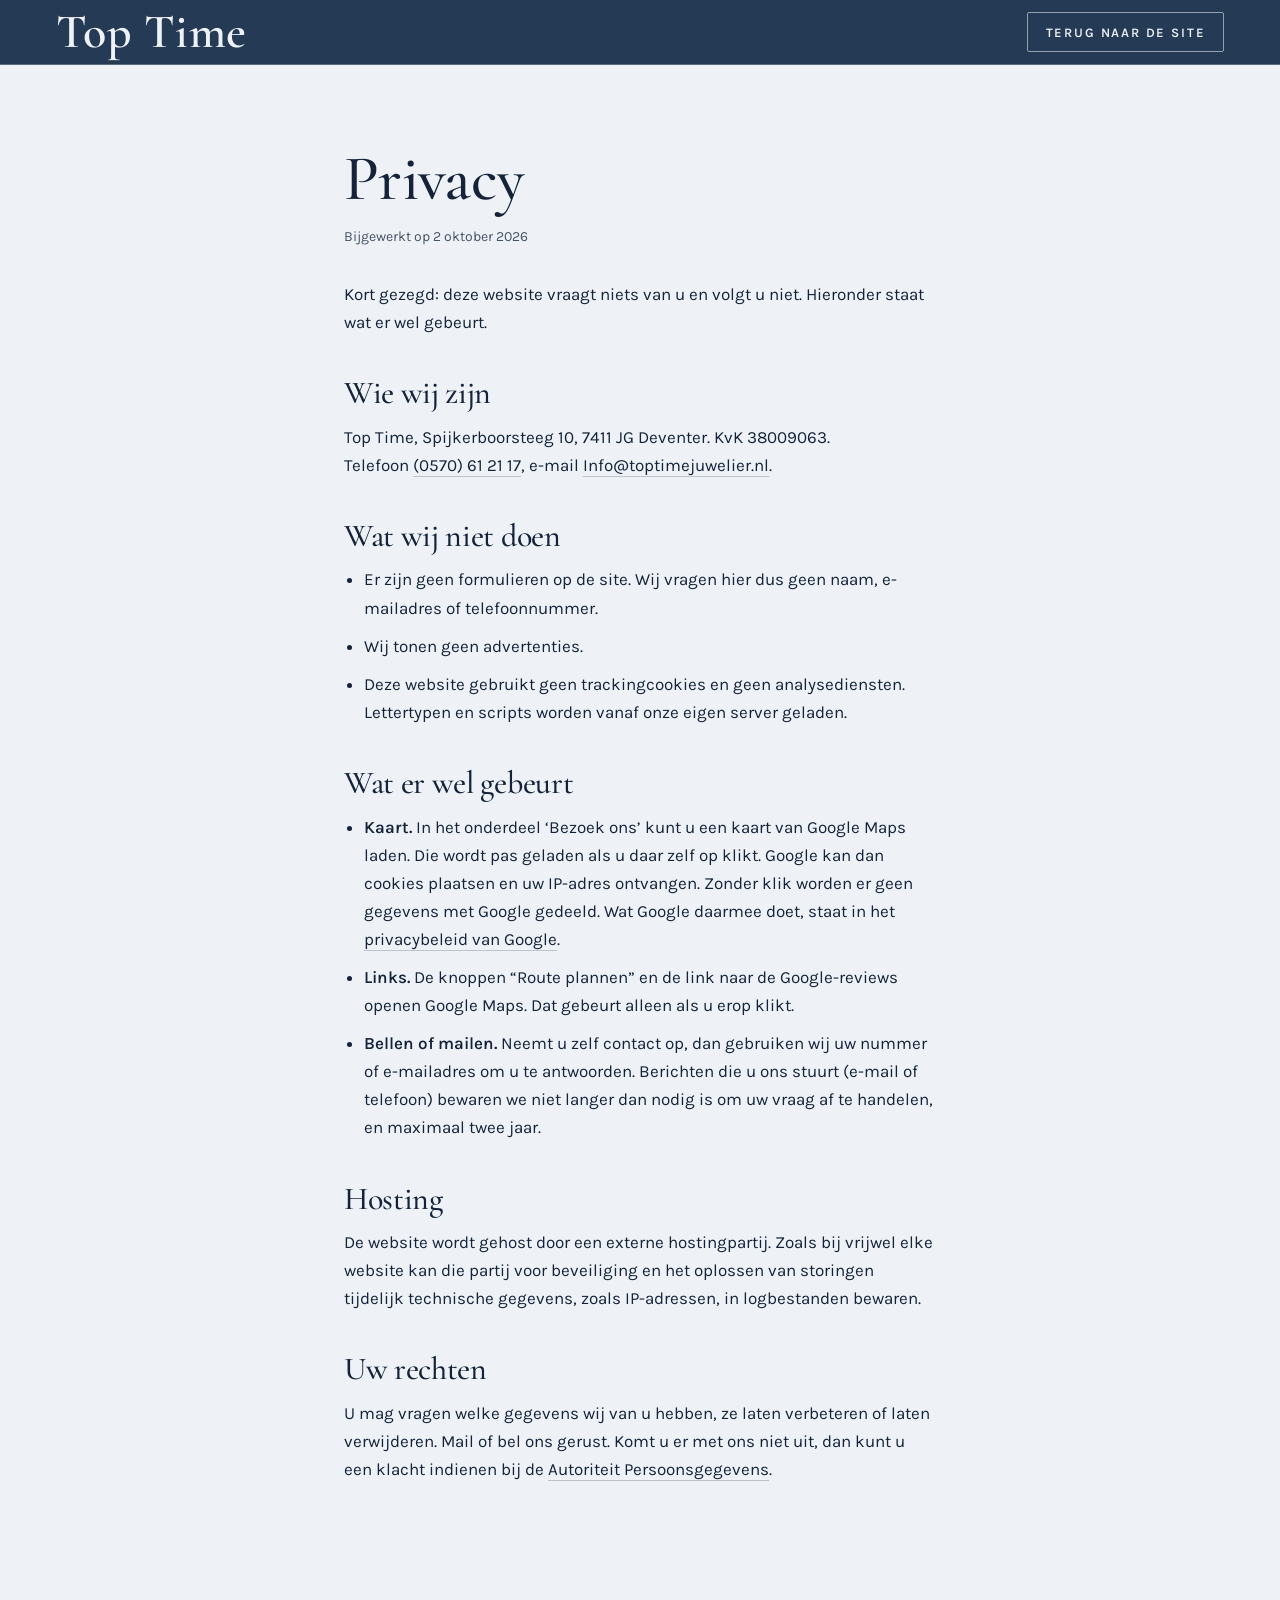
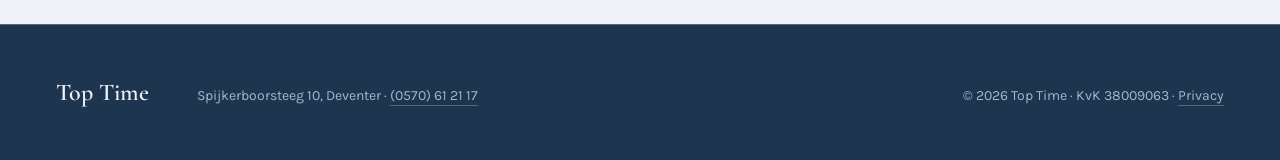
<file: Top Time website -claude/privacy.html>
<!doctype html>
<html lang="nl">
<head>
  <meta charset="utf-8">
  <meta name="viewport" content="width=device-width, initial-scale=1, viewport-fit=cover">
  <title>Privacy | Top Time</title>
  <meta name="description" content="Wat Top Time met uw gegevens doet: geen formulieren en geen tracking. De Google Maps-kaart laadt alleen als u erom vraagt.">
  <meta name="theme-color" content="#1E3550">
  <link rel="icon" href="assets/favicon.svg" type="image/svg+xml">
  <link rel="preload" href="assets/fonts/cormorant-garamond.woff2" as="font" type="font/woff2" crossorigin>
  <link rel="preload" href="assets/fonts/karla.woff2" as="font" type="font/woff2" crossorigin>
  <link rel="stylesheet" href="css/style.css">
</head>

<body>
  <a class="skip-link" href="#main">Direct naar de inhoud</a>

  <!-- Vaste, donkere balk (geen JavaScript op deze pagina) -->
  <header class="site-header is-compact">
    <div class="container site-header__inner">
      <a class="wordmark" href="index.html">Top Time</a>
      <a class="btn btn--ghost btn--small" href="index.html">Terug naar de site</a>
    </div>
  </header>

  <main id="main">
    <section class="section section--light page">
      <div class="container prose">
        <h1>Privacy</h1>
        <p class="prose__date">Bijgewerkt op 2 oktober 2026</p>

        <p>Kort gezegd: deze website vraagt niets van u en volgt u niet. Hieronder staat wat er wel gebeurt.</p>

        <h2>Wie wij zijn</h2>
        <p>
          Top Time, Spijkerboorsteeg 10, 7411 JG Deventer. KvK 38009063.<br>
          Telefoon <a class="link" href="tel:+31570612117">(0570) 61 21 17</a>,
          e-mail <a class="link" href="mailto:Info@toptimejuwelier.nl">Info@toptimejuwelier.nl</a>.
        </p>

        <h2>Wat wij niet doen</h2>
        <ul>
          <li>Er zijn geen formulieren op de site. Wij vragen hier dus geen naam, e-mailadres of telefoonnummer.</li>
          <li>Wij tonen geen advertenties.</li>
          <li>Deze website gebruikt geen trackingcookies en geen analysediensten. Lettertypen en scripts worden vanaf onze eigen server geladen.</li>
        </ul>

        <h2>Wat er wel gebeurt</h2>
        <ul>
          <li><strong>Kaart.</strong> In het onderdeel &lsquo;Bezoek ons&rsquo; kunt u een kaart van Google Maps laden. Die wordt pas geladen als u daar zelf op klikt. Google kan dan cookies plaatsen en uw IP-adres ontvangen. Zonder klik worden er geen gegevens met Google gedeeld. Wat Google daarmee doet, staat in het <a class="link" href="https://policies.google.com/privacy" target="_blank" rel="noopener">privacybeleid van Google<span class="sr-only"> (opent in een nieuw tabblad)</span></a>.</li>
          <li><strong>Links.</strong> De knoppen &ldquo;Route plannen&rdquo; en de link naar de Google-reviews openen Google Maps. Dat gebeurt alleen als u erop klikt.</li>
          <li><strong>Bellen of mailen.</strong> Neemt u zelf contact op, dan gebruiken wij uw nummer of e-mailadres om u te antwoorden. Berichten die u ons stuurt (e-mail of telefoon) bewaren we niet langer dan nodig is om uw vraag af te handelen, en maximaal twee jaar.</li>
        </ul>

        <h2>Hosting</h2>
        <p>
          De website wordt gehost door een externe hostingpartij. Zoals bij vrijwel elke website kan die partij
          voor beveiliging en het oplossen van storingen tijdelijk technische gegevens, zoals IP-adressen, in logbestanden bewaren.
        </p>

        <h2>Uw rechten</h2>
        <p>
          U mag vragen welke gegevens wij van u hebben, ze laten verbeteren of laten verwijderen.
          Mail of bel ons gerust. Komt u er met ons niet uit, dan kunt u een klacht indienen bij de
          <a class="link" href="https://autoriteitpersoonsgegevens.nl" target="_blank" rel="noopener">Autoriteit Persoonsgegevens<span class="sr-only"> (opent in een nieuw tabblad)</span></a>.
        </p>
      </div>
    </section>
  </main>

  <footer class="site-footer">
    <div class="container site-footer__inner">
      <p class="site-footer__name">Top Time</p>
      <p>
        Spijkerboorsteeg 10, Deventer
        &middot; <a class="link" href="tel:+31570612117">(0570) 61 21 17</a>
      </p>
      <p>&copy; 2026 Top Time &middot; KvK 38009063 &middot; <a class="link" href="privacy.html" aria-current="page">Privacy</a></p>
    </div>
  </footer>

  <nav class="mobile-bar" aria-label="Snel contact">
    <a class="btn btn--silver" href="tel:+31570612117">
      <svg aria-hidden="true" viewBox="0 0 24 24"><path d="M6.6 10.8a15.2 15.2 0 0 0 6.6 6.6l2.2-2.2c.3-.3.7-.4 1-.2 1.1.4 2.3.6 3.6.6.6 0 1 .4 1 1V20c0 .6-.4 1-1 1A17 17 0 0 1 3 4c0-.6.4-1 1-1h3.5c.6 0 1 .4 1 1 0 1.3.2 2.5.6 3.6.1.3 0 .7-.2 1l-2.3 2.2Z" fill="currentColor"/></svg>
      Bellen
    </a>
    <a class="btn btn--ghost" href="https://www.google.com/maps/dir/?api=1&amp;destination=Top%20Time%2C%20Spijkerboorsteeg%2010%2C%207411%20JG%20Deventer" target="_blank" rel="noopener">Route</a>
  </nav>
</body>
</html>
</file>
<file: Top Time website -claude/css/style.css>
/* =========================================================
   Top Time – style.css
   Mobile-first: basisstijlen zijn voor kleine schermen,
   media queries voegen de grotere layouts toe.

   Inhoud
   1. Variabelen (kleuren, lettertypen, maten)
   2. Basis
   3. Hulpklassen (container, knoppen, links, foto-vakken)
   4. Header en navigatie
   5. Hero
   6. Secties algemeen
   7. Diensten
   8. Ons verhaal
   9. Bezoek ons
   10. Footer
   11. Mobiele actiebalk (met 10b. Merken tussen Diensten en Verhaal)
   ========================================================= */


/* Lettertypen: eigen bestanden (variabele woff2, alleen latin), geen verbinding met Google. */
@font-face {
  font-family: "Cormorant Garamond";
  font-style: normal;
  font-weight: 300 600;
  font-display: swap;
  src: url("../assets/fonts/cormorant-garamond.woff2") format("woff2");
}
@font-face {
  font-family: "Karla";
  font-style: normal;
  font-weight: 400 600;
  font-display: swap;
  src: url("../assets/fonts/karla.woff2") format("woff2");
}

/* ---------- 1. Variabelen ---------- */
:root {
  /* Kleuren */
  --ink: #1E3550;            /* diep marineblauw (huiskleur): donkere secties */
  --paper: #EEF2F6;          /* koel gebroken wit: lichte secties */
  --silver: #C3C8CE;         /* accent op donker: lijnen, details, 1926 */
  --silver-hover: #DADEE3;
  --silver-deep: #4D5967;     /* zilvergrijs voor tekst/lijnen op licht (contrast AA) */
  --silver-frame: #9BA5B1;   /* fotolijst op licht (decoratief) */
  --mist: #E3E9EF;           /* iets diepere lichte tint (reviews) */
  --text-on-dark: #EEF2F6;
  --muted-on-dark: #A9B6C6;
  --text-on-light: #14233A;
  --muted-on-light: #455264;
  --line-on-dark: rgba(195, 200, 206, 0.34);
  --line-on-light: rgba(77, 89, 103, 0.3);

  /* Eén neutrale, koele toon voor alle foto's (geen geel naast het blauw) */
  --photo-filter: saturate(0.4) brightness(0.88);
  /* Lichtere variant voor de foto's binnen in de winkel */
  --photo-filter-light: saturate(0.7) brightness(0.97);

  /* Fotolijst: dunne lijn, 18px (mobiel 10px) naar rechtsonder verschoven achter de foto,
     plus een zachte, diepe schaduw in marineblauw. Eén keer gedefinieerd, gebruikt via .photo. */
  --frame-offset: 18px;
  --frame-line: var(--accent);
  --photo-shadow: 0 30px 60px -20px rgba(10, 22, 40, 0.45);

  /* Per sectie ingestelde waarden (standaard: donker) */
  --accent: var(--silver);
  --muted: var(--muted-on-dark);
  --line: var(--line-on-dark);
  --focus: var(--silver);

  /* Lettertypen */
  --serif: "Cormorant Garamond", "Iowan Old Style", Georgia, serif;
  --sans: "Karla", "Segoe UI", system-ui, sans-serif;

  /* Maten */
  --gutter: clamp(1.25rem, 5vw, 3.5rem);
  --max: 76rem;
  --section-y: clamp(5rem, 11vw, 10rem);
  --mobile-bar-h: 4.25rem;
  --ease: cubic-bezier(0.2, 0.7, 0.2, 1);
}


/* ---------- 2. Basis ---------- */
*, *::before, *::after { box-sizing: border-box; }

html {
  -webkit-text-size-adjust: 100%;
  scroll-behavior: smooth;
  scroll-padding-top: 5rem; /* ankerlinks niet onder de vaste header */
}

body {
  margin: 0;
  background: var(--ink);
  color: var(--text-on-dark);
  font-family: var(--sans);
  font-size: 1.0625rem;
  line-height: 1.65;
  -webkit-font-smoothing: antialiased;
  /* Ruimte voor de mobiele actiebalk, zodat die niets afdekt */
  padding-bottom: calc(var(--mobile-bar-h) + env(safe-area-inset-bottom));
}

img { display: block; max-width: 100%; }

h1, h2, h3 {
  margin: 0;
  font-family: var(--serif);
  font-weight: 500;
  line-height: 1.08;
  letter-spacing: -0.01em;
  text-wrap: balance;
}

h2 { font-size: clamp(2.35rem, 3.6vw + 1.2rem, 4.5rem); }

p { margin: 0 0 1em; max-width: 65ch; }
p:last-child { margin-bottom: 0; }

a { color: inherit; }

:focus-visible {
  outline: 2px solid var(--focus);
  outline-offset: 3px;
}

.sr-only {
  position: absolute !important;
  width: 1px; height: 1px;
  margin: -1px; padding: 0;
  overflow: hidden;
  clip: rect(0 0 0 0);
  white-space: nowrap;
  border: 0;
}

.skip-link {
  position: absolute;
  left: 1rem; top: -4rem;
  z-index: 100;
  padding: 0.75rem 1rem;
  background: var(--paper);
  color: var(--ink);
  font-weight: 600;
  text-decoration: none;
}
.skip-link:focus { top: 1rem; }

/* Plekken die u nog moet invullen vallen zo op. Verwijder de <mark> zodra de tekst er staat. */

.is-placeholder {
  background: rgba(195, 200, 206, 0.28);
  color: inherit;
  padding: 0 0.2em;
  outline: 1px dashed var(--accent);
  outline-offset: 1px;
}


/* ---------- 3. Hulpklassen ---------- */
.container {
  width: 100%;
  max-width: calc(var(--max) + 2 * var(--gutter));
  margin-inline: auto;
  padding-inline: var(--gutter);
}

/* Knoppen */
.btn {
  display: inline-flex;
  align-items: center;
  justify-content: center;
  gap: 0.6rem;
  min-height: 3rem;
  padding: 0.85rem 1.5rem;
  border: 1px solid transparent;
  border-radius: 2px;
  font: 600 0.8125rem/1 var(--sans);
  letter-spacing: 0.14em;
  text-transform: uppercase;
  text-decoration: none;
  cursor: pointer;
  transition: background-color 0.25s var(--ease), color 0.25s var(--ease), border-color 0.25s var(--ease);
}
.btn svg { width: 1rem; height: 1rem; flex: none; }

.btn--silver { background: var(--silver); color: var(--ink); }
.btn--silver:hover { background: var(--silver-hover); }

.btn--ink { background: var(--ink); color: var(--paper); }
.btn--ink:hover { background: #2B4868; }

.btn--ghost { border-color: rgba(238, 242, 246, 0.55); color: var(--text-on-dark); }
.btn--ghost:hover { border-color: var(--silver); color: var(--silver); }

.btn--small { min-height: 2.5rem; padding: 0.6rem 1.1rem; }

/* Tekstlinks: dunne lijn eronder, die bij hover in goud volloopt */
.link {
  text-decoration: none;
  padding-bottom: 2px;
  background-image: linear-gradient(var(--accent), var(--accent)), linear-gradient(var(--line), var(--line));
  background-size: 0% 1px, 100% 1px;
  background-position: 0 100%, 0 100%;
  background-repeat: no-repeat;
  transition: background-size 0.4s var(--ease), color 0.25s var(--ease);
}
.link:hover,
.link:focus-visible { background-size: 100% 1px, 100% 1px; }

/* Foto-vak: toont een neutraal vlak met label totdat de foto bestaat.
   De verhouding komt uit style="--ratio: 4 / 5" in de HTML. */
.slot {
  --slot-bg: #2A4565;
  --slot-fg: #A9B6C6;
  position: relative;
  overflow: hidden;
  aspect-ratio: var(--ratio, 4 / 3);
  background: var(--slot-bg);
}
.section--light .slot { --slot-bg: #D9E0E8; --slot-fg: #455264; }

.slot__label {
  position: absolute;
  inset: 0.75rem;
  display: grid;
  place-items: center;
  padding: 1rem;
  border: 1px solid var(--line);
  text-align: center;
  font-size: 0.6875rem;
  font-weight: 600;
  line-height: 1.5;
  letter-spacing: 0.18em;
  text-transform: uppercase;
  color: var(--slot-fg);
}
.slot img {
  position: absolute;
  inset: 0;
  width: 100%;
  height: 100%;
  object-fit: cover;
  filter: var(--photo-filter);
}


/* Foto met lijst en schaduw: voor alle inhoudsfoto's (niet de hero).
   Zet .photo op de <figure> (of een wrapper) die één .slot bevat. */
.photo { position: relative; isolation: isolate; }
.photo::before {
  content: "";
  position: absolute;
  inset: 0;
  z-index: -1;
  border: 1px solid var(--frame-line);
  transform: translate(var(--frame-offset), var(--frame-offset));
  pointer-events: none;
}
.photo .slot { box-shadow: var(--photo-shadow); }
@media (max-width: 47.99em) {
  :root { --frame-offset: 10px; }
}


/* ---------- 4. Header en navigatie ---------- */
.site-header {
  position: fixed;
  inset: 0 0 auto;
  z-index: 50;
  color: var(--text-on-dark);
  border-bottom: 1px solid transparent;
  transition: background-color 0.35s var(--ease), border-color 0.35s var(--ease);
}

.site-header__inner {
  display: flex;
  align-items: center;
  gap: 1rem;
  height: 5rem;
  transition: height 0.35s var(--ease);
}

/* Compact zodra er gescrold is (klasse wordt gezet in main.js) */
.site-header.is-compact {
  background: rgba(30, 53, 80, 0.97);
  border-bottom-color: var(--line-on-dark);
}
.site-header.is-open {
  background: var(--ink);
  border-bottom-color: var(--line-on-dark);
}
.site-header.is-compact .site-header__inner { height: 4rem; }

.wordmark {
  display: flex;
  flex-direction: column;
  margin-right: auto;
  font-family: var(--serif);
  font-size: 2.375rem;
  font-weight: 600;
  line-height: 1;
  letter-spacing: 0.01em;
  text-decoration: none;
}
.wordmark__sub {
  margin-top: 0.35rem;
  font-family: var(--sans);
  font-size: 0.625rem;
  font-weight: 600;
  letter-spacing: 0.24em;
  text-transform: uppercase;
  color: var(--silver);
  transition: opacity 0.3s var(--ease);
}
.site-header.is-compact .wordmark__sub { display: none; }

/* Op kleine schermen staat 'Bellen' al in de actiebalk onderaan */
.header-call { display: none; }

.nav-toggle {
  display: inline-flex;
  align-items: center;
  gap: 0.6rem;
  min-height: 2.75rem;
  padding: 0 0.25rem;
  background: none;
  border: 0;
  color: inherit;
  font: 600 0.75rem/1 var(--sans);
  letter-spacing: 0.18em;
  text-transform: uppercase;
  cursor: pointer;
}
.nav-toggle__bars,
.nav-toggle__bars::before {
  display: block;
  width: 1.4rem;
  height: 1px;
  background: currentColor;
  transition: transform 0.3s var(--ease);
}
.nav-toggle__bars { position: relative; transform: translateY(-3px); }
.nav-toggle__bars::before { content: ""; position: absolute; top: 6px; }
.nav-toggle[aria-expanded="true"] .nav-toggle__bars { transform: translateY(0) rotate(45deg); }
.nav-toggle[aria-expanded="true"] .nav-toggle__bars::before { transform: translateY(-6px) rotate(-90deg); }

.nav ul { list-style: none; margin: 0; padding: 0; }

/* Mobiel menu */
@media (max-width: 59.99em) {
  .nav { display: none; }
  .site-header.is-open .nav {
    display: block;
    position: absolute;
    top: 100%;
    left: 0;
    right: 0;
    padding: 0.5rem var(--gutter) 2rem;
    background: var(--ink);
    border-bottom: 1px solid var(--line-on-dark);
  }
  .nav a {
    display: block;
    padding: 1rem 0;
    border-bottom: 1px solid rgba(238, 242, 246, 0.12);
    font-family: var(--serif);
    font-size: 1.75rem;
    text-decoration: none;
  }
  .nav a:hover { color: var(--silver); }
}

@media (min-width: 48em) {
  .header-call { display: inline-flex; }
}

@media (min-width: 60em) {
  .site-header__inner { gap: 2.5rem; height: 6rem; }
  .wordmark { font-size: 3rem; }
  .nav-toggle { display: none; }
  .nav ul { display: flex; gap: 2.25rem; }
  .nav a {
    padding: 0.5rem 0;
    font-size: 0.8125rem;
    font-weight: 500;
    letter-spacing: 0.16em;
    text-transform: uppercase;
    text-decoration: none;
    background: linear-gradient(var(--silver), var(--silver)) no-repeat 0 100% / 0% 1px;
    transition: background-size 0.4s var(--ease);
  }
  .nav a:hover,
  .nav a:focus-visible { background-size: 100% 1px; }
}


/* ---------- 5. Hero ---------- */
.hero {
  position: relative;
  isolation: isolate;
  display: flex;
  flex-direction: column;
  justify-content: flex-end;
  min-height: 100vh;
  /* op mobiel: min de actiebalk, zodat de openingsstatus zichtbaar blijft */
  min-height: max(36rem, calc(100svh - var(--mobile-bar-h) - env(safe-area-inset-bottom)));
  overflow: hidden;
  background: var(--ink);
  color: var(--text-on-dark);
}

.hero__media { position: absolute; inset: 0; z-index: -1; }

.hero__img {
  position: absolute;
  inset: 0;
  width: 100%;
  height: 100%;
  object-fit: cover;
  filter: var(--photo-filter);
}

/* Donkere laag over de foto: van links donker, zodat kop en knoppen goed leesbaar zijn */
.hero__overlay {
  position: absolute;
  inset: 0;
  background:
    linear-gradient(to right,
      rgba(18, 34, 54, 0.9) 0%,
      rgba(18, 34, 54, 0.72) 38%,
      rgba(18, 34, 54, 0.25) 72%,
      rgba(18, 34, 54, 0.05) 100%),
    linear-gradient(to bottom,
      rgba(18, 34, 54, 0.45) 0%,
      rgba(18, 34, 54, 0) 22%,
      rgba(18, 34, 54, 0) 62%,
      rgba(18, 34, 54, 0.8) 100%);
}
/* Op smalle schermen loopt de tekst over de hele breedte */
@media (max-width: 47.99em) {
  .hero__overlay {
    background: linear-gradient(to bottom,
      rgba(18, 34, 54, 0.55) 0%,
      rgba(18, 34, 54, 0.6) 35%,
      rgba(18, 34, 54, 0.82) 70%,
      rgba(18, 34, 54, 0.94) 100%);
  }
}

.hero__content { padding-top: 8rem; padding-bottom: 3rem; }

/* Kop, tekst en knoppen verschijnen met pure CSS, direct bij het laden en onafhankelijk van GSAP:
   de hero is dus nooit donker of leeg als een script traag is. Klaar binnen 0,9 seconde. */
.hero__content > * { animation: hero-in 0.6s var(--ease) both; }
.hero__lead { animation-delay: 0.1s; }
.hero__actions { animation-delay: 0.2s; }
@keyframes hero-in {
  from { opacity: 0; transform: translateY(16px); }
  to { opacity: 1; transform: none; }
}

.hero h1 {
  max-width: 12ch;
  font-size: clamp(2.9rem, 6vw + 1.25rem, 7.25rem);
  font-weight: 500;
  line-height: 1;
}

.hero__lead {
  max-width: 34rem;
  margin-top: 1.75rem;
  font-size: clamp(1.0625rem, 0.4vw + 1rem, 1.25rem);
  color: #E6ECF2;
}

.hero__actions {
  display: flex;
  flex-wrap: wrap;
  gap: 0.75rem;
  margin-top: 2.25rem;
}

.hero__bar {
  display: flex;
  align-items: center;
  justify-content: space-between;
  gap: 1rem;
  padding-block: 1.25rem 1.5rem;
  border-top: 1px solid var(--line-on-dark);
}

.open-status {
  display: flex;
  align-items: center;
  gap: 0.75rem;
  margin: 0;
  font-size: 0.9375rem;
}
.open-status__dot {
  flex: none;
  width: 0.5rem;
  height: 0.5rem;
  border-radius: 50%;
  border: 1px solid var(--muted-on-dark);
}
.open-status.is-open .open-status__dot { background: var(--silver); border-color: var(--silver); }

@media (min-width: 60em) {
  .hero { min-height: max(38rem, 100svh); }
  .hero__content { padding-bottom: 4.5rem; }
}


/* ---------- 6. Secties algemeen ---------- */
.section { padding-block: var(--section-y); }

.section--light {
  background: var(--paper);
  color: var(--text-on-light);
  --accent: var(--silver-deep);
  --muted: var(--muted-on-light);
  --line: var(--line-on-light);
  --focus: var(--silver-deep);
  --frame-line: var(--silver-frame);
}
.section--dark {
  background: var(--ink);
  color: var(--text-on-dark);
}

.section-head {
  display: grid;
  gap: 1.5rem;
  margin-bottom: clamp(3rem, 6vw, 5.5rem);
}
.section-head h2 { max-width: 15ch; }


/* ---------- 7. Diensten ---------- */
/* Reparatiefoto (in de dienst Horlogereparatie): begint ingezoomd op het open horloge en zoomt uit
   tijdens het scrollen (main.js). Zonder JavaScript of bij 'minder beweging' staat het volledige beeld er. */
.service__photo--repair img {
  object-position: 50% 45%;
  transform-origin: 47% 46%;
}

.services {
  list-style: none;
  margin: 0;
  padding: 0;
  border-top: 1px solid var(--line);
}

.service {
  display: grid;
  gap: 0.5rem;
  padding-block: 2.25rem;
  border-bottom: 1px solid var(--line);
}
.service__title { font-size: clamp(1.7rem, 1.2vw + 1.25rem, 2.5rem); }
.service__text { color: var(--muted); }
.service__text p { margin: 0; }

/* Productfoto's naast een dienst. Op mobiel onder elkaar, volle breedte. */
.service__photo { margin: 2rem 0 0; }
.service__photo .slot { --ratio: 3 / 2; }
.service__photo img { filter: var(--photo-filter-light); }
/* Bandjes: brede strook over de volle inhoudsbreedte (4:1), mobiel 2:1 rond het midden.
   De lijst begint op de bovenrand van de foto en steekt alleen rechts en onder uit,
   en eindigt precies waar de scheidingslijn eindigt (de foto is daarom een lijstbreedte smaller). */
.service__photo--straps,
.service__photo--repair { grid-column: 1 / -1; width: calc(100% - var(--frame-offset)); }
.service__photo--straps .slot,
.service__photo--repair .slot { --ratio: 2 / 1; box-shadow: 0 14px 26px -18px rgba(10, 22, 40, 0.3); }
.service__photo--straps::before,
.service__photo--repair::before { inset: 0 calc(var(--frame-offset) * -1) calc(var(--frame-offset) * -1) 0; transform: none; }
/* Horloge: rond het horloge uitgesneden, het merklogo op het deksel valt weg */
.service__photo--watch img { object-position: 50% 82%; }
/* Kettingen: de linker twee derde, zodat het label aan de rechter paspop wegvalt */
.service__photo--chains img { object-position: 0% 50%; }

/* Gouden sieraden: twee grote foto's, mobiel onder elkaar */
.service__photos { margin-top: 0.5rem; }
.service__photos .service__photo--chains { margin-top: 2.25rem; }

@media (min-width: 64em) {
  .service__photo--straps .slot { --ratio: 4 / 1; }
  .service__photo--repair .slot { --ratio: 3 / 1; }
  .service {
    grid-template-columns: 5fr 6fr;
    align-items: baseline;
    gap: 0 3rem;
    padding-block: 3rem;
  }

  /* Junghans groot (2/3 van de breedte), kettingen op 60% daarvan, over de
     rechteronderhoek: als twee op elkaar gelegde afdrukken. */
  .service__photos {
    grid-column: 1 / -1;
    position: relative;
    margin-top: 2rem;
    padding-bottom: 14.7%;
  }
  .service__photos .service__photo { margin: 0; }
  .service__photos .service__photo--watch { width: 66.667%; }
  .service__photos .service__photo--chains {
    position: absolute;
    right: 5.333%;
    bottom: 0;
    width: 40%;
    margin: 0;
  }
}


/* ---------- 7b. Merken ---------- */
/* Donkere band, net als "Ons verhaal". Elk merk staat in een eigen vak van een vitrine: vakken gescheiden door
   1px zilveren lijntjes (de ruitjes van het glas), met een zachte spot van boven. Geen kaarten, geen schaduw.
   Ontbreekt een logobestand, dan staat de merknaam als tekst in hetzelfde vak. */
.brands + .story { border-top: 1px solid var(--line-on-dark); }
.brands .section-head { margin-bottom: clamp(2.5rem, 5vw, 4rem); }
.brands__intro { color: var(--muted); font-size: 1.125rem; }

.brands__group + .brands__group { margin-top: clamp(3rem, 6vw, 5rem); }
.brands__title {
  margin-bottom: 1.25rem;
  font-size: 1.25rem;
  font-weight: 500;
  color: var(--muted);
}

/* De lijntjes zijn de 1px-tussenruimte (gap) waar een lijnkleurige laag (::before) achter de vakken doorheen schijnt */
.brands__list {
  position: relative;
  isolation: isolate;
  list-style: none;
  margin: 0;
  padding: 1px;
  display: grid;
  gap: 1px;
  --logo-k: 0.72; /* logo's op mobiel kleiner */
}
.brands__list::before {
  content: "";
  position: absolute;
  inset: 0;
  z-index: -1;
  background: var(--line-on-dark);
  transform: scaleX(var(--line-scale, 1));
  transform-origin: 0 50%;
}
.brands__list--watches { grid-template-columns: repeat(2, 1fr); }
.brands__list--jewels { grid-template-columns: 1fr; }
/* mobiel: het vijfde (alleenstaande) vak loopt over de volle breedte */
.brands__list--watches .brand:last-child { grid-column: 1 / -1; }

@media (min-width: 48em) {
  .brands__list { --logo-k: 0.9; }
  /* tablet: 3 + 2 vakken op een rij van 6, zodat er geen leeg vak overblijft */
  .brands__list--watches { grid-template-columns: repeat(6, 1fr); }
  .brands__list--watches .brand,
  .brands__list--watches .brand:last-child { grid-column: span 2; }
  .brands__list--watches .brand:nth-child(n+4),
  .brands__list--watches .brand:last-child { grid-column: span 3; }
  .brands__list--jewels { grid-template-columns: repeat(2, 1fr); }
}
@media (min-width: 64em) {
  .brands__list { --logo-k: 1; }
  .brands__list--watches { grid-template-columns: repeat(5, 1fr); }
  .brands__list--watches .brand,
  .brands__list--watches .brand:nth-child(n+4) { grid-column: auto; }
  .brands__list--jewels { grid-template-columns: repeat(4, 1fr); }
}

.brand {
  position: relative;
  isolation: isolate;
  display: flex;
  flex-direction: column;
  align-items: center;
  justify-content: center;
  gap: 1rem;
  min-height: 9.5rem;
  padding: 2rem 1rem;
  text-align: center;
  background: var(--ink);
}
@media (min-width: 64em) { .brand { min-height: 13rem; padding: 2.5rem 1.5rem; } }

/* Spot van boven: iets lichter blauw in het midden, uitlopend naar de kleur van de band */
.brand::before {
  content: "";
  position: absolute;
  inset: 0;
  z-index: -1;
  background: radial-gradient(ellipse 75% 85% at 50% 0%, rgba(195, 200, 206, 0.22), rgba(195, 200, 206, 0) 74%);
  opacity: calc(var(--spot, 1) * 0.8);
  transition: opacity 0.6s var(--ease);
}

.brand__mark { display: grid; place-items: center; width: 100%; }
.brand__mark > * { grid-area: 1 / 1; }
.brand__name {
  font-family: var(--serif);
  font-size: clamp(2.1rem, 1.2vw + 1.7rem, 2.6rem);
  font-weight: 400;
  line-height: 1.05;
  color: var(--silver);
}
.brand__logo,
.brand__sheen {
  position: absolute;
  width: 1px;
  height: 1px;
  opacity: 0;
  pointer-events: none;
}
.brand.has-logo .brand__name { display: none; }

/* Logo: optisch even groot via --w per logo (in de HTML, uit de verhouding berekend), op mobiel kleiner (--logo-k) */
.brand.has-logo .brand__logo,
.brand.has-logo .brand__sheen {
  position: static;
  width: min(calc(var(--w, 8rem) * var(--logo-k, 1)), 100%);
  height: auto;
  max-height: 6rem;
  object-fit: contain;
}
.brand.has-logo .brand__logo {
  opacity: 1;
  filter: brightness(0) invert(0.76) sepia(0.14) hue-rotate(176deg) saturate(1); /* één kleur: koel zilver (ca. #C3C8CE) */
}
/* Tweede, lichtere kopie van het logo; een schuin lichtvlak maakt hem één keer zichtbaar (alleen hover) */
.brand.has-logo .brand__sheen {
  opacity: 1;
  filter: brightness(0) invert(1);
  -webkit-mask-image: linear-gradient(115deg, transparent 38%, #000 50%, transparent 62%);
  mask-image: linear-gradient(115deg, transparent 38%, #000 50%, transparent 62%);
  -webkit-mask-size: 300% 100%;
  mask-size: 300% 100%;
  -webkit-mask-repeat: no-repeat;
  mask-repeat: no-repeat;
  -webkit-mask-position: 100% 0;
  mask-position: 100% 0; /* lichtvlak links buiten het logo */
}
.brand__note { position: relative; margin: 0; max-width: 24ch; font-size: 0.9375rem; color: var(--muted); }

@media (hover: hover) and (prefers-reduced-motion: no-preference) {
  .brand:hover::before,
  .brand:focus-within::before { opacity: calc(var(--spot, 1) * 1); }
  .brand.has-logo:hover .brand__sheen,
  .brand.has-logo:focus-within .brand__sheen {
    -webkit-mask-position: 0% 0;
    mask-position: 0% 0;
    transition: mask-position 0.8s var(--ease), -webkit-mask-position 0.8s var(--ease);
  }
}


/* Intro (main.js): de lampen van de vitrine gaan aan. De klasse .brands__group--anim komt er alleen als JavaScript en GSAP
   werken en er geen 'minder beweging' is ingesteld; main.js haalt hem na afloop weer weg. Anders is alles gewoon zichtbaar.
   Per groep (.brands__group), want elke groep speelt af als hij zelf in beeld komt. Het vak knipt de logo's af (overflow). */
.brand { overflow: hidden; }
.brands__group--anim .brands__list { --line-scale: 0; }
.brands__group--anim .brand { --spot: 0; }
.brands__group--anim .brand::before { transition: none; }
.brands__group--anim .brand__mark,
.brands__group--anim .brand__note { opacity: 0; }


/* ---------- 8. Ons verhaal ---------- */
.story {
  overflow: hidden;
  /* Donkere sectie: alleen het zilveren lijstje */
  --frame-offset: 14px;
  --photo-shadow: 0 34px 70px -14px rgba(8, 18, 34, 0.5), 0 10px 28px -8px rgba(8, 18, 34, 0.3);
}
@media (max-width: 47.99em) {
  .story { --frame-offset: 8px; }
}

.story__grid { display: grid; gap: 2.5rem; }

/* De grote 1926 als typografisch element (decoratief, verborgen voor schermlezers) */
.story__year {
  margin: 0;
  max-width: none;
  font-family: var(--serif);
  font-size: clamp(7rem, 30vw, 21rem);
  font-weight: 300;
  line-height: 0.78;
  letter-spacing: -0.03em;
  color: var(--silver);
  font-variant-numeric: lining-nums;
}

.story__text p { color: #D5DDE7; }
.story__note { margin: 0 0 1.25rem; max-width: none; font-family: var(--serif); font-size: clamp(1.35rem, 1vw + 1.1rem, 1.75rem); color: var(--silver); }
.story__text h2 { max-width: 14ch; margin-bottom: 2rem; }

.story__photo { margin: 0; }
.story__photo .story__img { object-position: 0% 50%; filter: var(--photo-filter-light); }
.story__photo figcaption {
  margin-top: calc(0.9rem + var(--frame-offset));
  font-size: 0.8125rem;
  color: var(--muted);
}

@media (max-width: 63.99em) {
  /* Op mobiel: 1926, tekst, dan de foto */
  .story__year { order: 1; }
  .story__text { order: 2; }
  .story__photo { order: 3; max-width: 30rem; }
}

@media (min-width: 64em) {
  .story__grid {
    grid-template-columns: repeat(12, 1fr);
    gap: 0 2rem;
  }
  .story__year {
    grid-column: 1 / -1;
    grid-row: 1;
    padding-left: 8%;
    margin-bottom: -0.12em; /* laat de foto net over de cijfers vallen */
  }
  .story__photo {
    grid-column: 1 / 6;
    grid-row: 2;
    position: relative;
    z-index: 1;
  }
  .story__text {
    grid-column: 7 / 13;
    grid-row: 2;
    align-self: center;
    padding-top: 4rem;
  }
}


/* ---------- 8b. Reviews ---------- */
/* Strook die vanzelf van rechts naar links schuift (pure CSS). Twee identieke rijen naast elkaar; de animatie schuift
   precies een rij op (-50%), dus zonder sprong. Elke kaart heeft een vaste breedte en een marge rechts, zodat beide rijen
   even breed zijn. Tempo ca. 30px per seconde: --dur = rijbreedte / 30. */
.section--mist { background: var(--mist); }
.reviews { overflow: hidden; --card-w: 260px; --card-gap: 1rem; --dur: 140s; }
@media (min-width: 48em) { .reviews { --card-w: 320px; --card-gap: 1.25rem; --dur: 172s; } }

.reviews__head { display: flex; flex-wrap: wrap; align-items: flex-end; justify-content: space-between; gap: 1rem 2rem; }
.reviews__score { margin: 1.25rem 0 clamp(2rem, 4vw, 3rem); color: var(--muted); }

.reviews__pause {
  min-height: 2.75rem;
  padding: 0 1.1rem;
  background: none;
  border: 1px solid var(--silver-deep);
  border-radius: 2px;
  color: var(--text-on-light);
  font: 600 0.75rem/1 var(--sans);
  letter-spacing: 0.14em;
  text-transform: uppercase;
  cursor: pointer;
  transition: background-color 0.25s var(--ease), color 0.25s var(--ease);
}
.reviews__pause:hover { background: var(--silver-deep); color: var(--paper); }
.reviews__pause[hidden] { display: none; }

.reviews__marquee {
  overflow: hidden;
  /* zachte fade links en rechts */
  -webkit-mask-image: linear-gradient(to right, transparent, #000 7%, #000 93%, transparent);
  mask-image: linear-gradient(to right, transparent, #000 7%, #000 93%, transparent);
}
.reviews__track {
  display: flex;
  width: max-content;
  animation: reviews-scroll var(--dur) linear infinite;
}
.reviews__row { display: flex; align-items: stretch; margin: 0; padding: 0; list-style: none; }
@keyframes reviews-scroll { to { transform: translateX(-50%); } }

/* Stil bij hover, aanraken, toetsenbordfocus en met de pauzeknop */
@media (hover: hover) { .reviews__marquee:hover .reviews__track { animation-play-state: paused; } }
.reviews__marquee:active .reviews__track,
.reviews__marquee:focus-within .reviews__track,
.reviews.is-paused .reviews__track { animation-play-state: paused; }

.review {
  flex: none;
  display: flex;
  flex-direction: column;
  justify-content: space-between;
  gap: 1.5rem;
  width: var(--card-w);
  margin-right: var(--card-gap);
  padding: 1.5rem;
  border: 1px solid var(--line);
}
.review__quote { margin: 0; }
.review__quote p {
  margin: 0;
  font-family: var(--serif);
  font-size: 1.1875rem;
  line-height: 1.4;
  color: var(--text-on-light);
}
.review__by { margin: 0; font-size: 0.9375rem; font-weight: 600; color: var(--text-on-light); }
.review__by span { display: block; margin-top: 0.15rem; font-weight: 400; color: var(--muted); }

.reviews__more { margin: clamp(2rem, 4vw, 3rem) 0 0; }
.reviews__more .link { display: inline-block; padding-block: 0.6rem; color: var(--text-on-light); }

/* Minder beweging: niets schuift; een gewone rij die je zelf horizontaal scrolt, zonder de herhaalde kopie */
@media (prefers-reduced-motion: reduce) {
  .reviews__marquee { overflow-x: auto; -webkit-mask-image: none; mask-image: none; }
  .reviews__track { animation: none; padding-inline: var(--gutter); }
  .reviews__row[aria-hidden="true"] { display: none; }
  .reviews__pause { display: none; }
}


/* ---------- 9. Bezoek ons ---------- */
.visit__grid { display: grid; gap: 3.5rem; }

.visit__info h2 { margin-bottom: 1.5rem; }
.visit__intro { color: var(--muted); font-size: 1.125rem; }

.contact {
  display: grid;
  gap: 1.25rem;
  margin: 2.5rem 0 3.5rem;
}
.contact div {
  display: grid;
  grid-template-columns: 7rem 1fr;
  gap: 1rem;
  padding-bottom: 1.25rem;
  border-bottom: 1px solid var(--line);
}
.contact dt {
  padding-top: 0.2rem;
  font-size: 0.75rem;
  font-weight: 600;
  letter-spacing: 0.16em;
  text-transform: uppercase;
  color: var(--accent);
}
.contact dd { margin: 0; overflow-wrap: anywhere; }


.visit__subhead { font-size: 2rem; margin-bottom: 1rem; }

.hours {
  width: 100%;
  max-width: 30rem;
  border-collapse: collapse;
}
.hours th,
.hours td {
  padding: 0.7rem 0;
  border-bottom: 1px solid var(--line);
  text-align: left;
  font-weight: 400;
}
.hours td { text-align: right; font-variant-numeric: tabular-nums; }
.hours .is-today th,
.hours .is-today td { font-weight: 600; color: var(--text-on-light); }
.hours .is-today th::after {
  content: "vandaag";
  margin-left: 0.75rem;
  font-size: 0.6875rem;
  font-weight: 600;
  letter-spacing: 0.16em;
  text-transform: uppercase;
  color: var(--accent);
}
.hours .is-today { box-shadow: inset 2px 0 0 var(--silver-deep); }
.hours .is-today th { padding-left: 0.9rem; }

.map {
  position: relative;
  height: 19rem;
  background: #D9E0E8;
  overflow: hidden;
}
.map iframe {
  position: absolute;
  inset: 0;
  width: 100%;
  height: 100%;
  border: 0;
  filter: grayscale(0.35);
}
.map__placeholder {
  position: absolute;
  inset: 0.75rem;
  display: flex;
  flex-direction: column;
  align-items: center;
  justify-content: center;
  gap: 1.5rem;
  padding: 1rem;
  border: 1px solid var(--silver-frame);
  text-align: center;
}
.map__address {
  margin: 0;
  max-width: none;
  font-family: var(--serif);
  font-size: clamp(1.5rem, 1vw + 1.2rem, 2rem);
  font-weight: 500;
  font-variant-numeric: lining-nums;
  line-height: 1.2;
  color: var(--ink);
}
.map__consent { display: flex; flex-direction: column; align-items: center; gap: 0.75rem; }
.map__note {
  margin: 0;
  max-width: 28ch;
  font-size: 0.8125rem;
  line-height: 1.4;
  color: var(--silver-deep);
}
.visit__maplink { margin-top: 1.25rem; }

/* Vitrines: eigen uitsnede (4:3) van IMG_3660 zonder de gebogen glazen deur links en het plafond.
   Zonder de Nomination-poster rechts en de stoel onderin. */
.visit__photo { margin: 0 0 2.25rem; }
.visit__photo .slot { --ratio: 4 / 3; }
.visit__photo .slot img { filter: var(--photo-filter-light); }
@media (min-width: 48em) {
  .visit__map .map { aspect-ratio: 16 / 9; height: auto; }
}

@media (min-width: 64em) {
  .visit__grid { grid-template-columns: repeat(12, 1fr); gap: 0 2rem; }
  .visit__info { grid-column: 1 / 6; }
  .visit__map { grid-column: 7 / 13; padding-top: 4.5rem; }
}


/* ---------- Tekstpagina (privacy.html) ---------- */
.page { padding-top: calc(5rem + clamp(2rem, 5vw, 4rem)); }
.prose { max-width: 44rem; margin-inline: auto; }
.prose h1 { font-size: clamp(2.35rem, 3.6vw + 1.2rem, 4rem); }
.prose h2 { margin: 2.5rem 0 0.75rem; font-size: clamp(1.5rem, 1vw + 1.25rem, 2rem); }
.prose__date { margin: 0.75rem 0 2rem; color: var(--muted); font-size: 0.875rem; }
.prose ul { margin: 0 0 1em; padding-left: 1.25rem; }
.prose li { margin-bottom: 0.6em; max-width: 65ch; }


/* ---------- 10. Footer ---------- */
.site-footer {
  padding-block: 3rem;
  border-top: 1px solid var(--line-on-dark);
  font-size: 0.875rem;
  color: var(--muted-on-dark);
}
.site-footer__inner { display: grid; gap: 0.75rem; }
.site-footer p { margin: 0; }
.site-footer__name {
  font-family: var(--serif);
  font-size: 1.5rem;
  font-weight: 600;
  color: var(--text-on-dark);
}
.site-footer__name span {
  margin-left: 0.75rem;
  font-family: var(--sans);
  font-size: 0.625rem;
  letter-spacing: 0.24em;
  text-transform: uppercase;
  color: var(--silver);
}

@media (min-width: 60em) {
  .site-footer__inner {
    grid-template-columns: auto 1fr auto;
    align-items: baseline;
    gap: 3rem;
  }
}


/* ---------- 11. Mobiele actiebalk ---------- */
.mobile-bar {
  position: fixed;
  left: 0;
  right: 0;
  bottom: 0;
  z-index: 40;
  display: grid;
  grid-template-columns: 1fr 1fr;
  gap: 0.625rem;
  padding: 0.625rem var(--gutter) calc(0.625rem + env(safe-area-inset-bottom));
  background: var(--ink);
  border-top: 1px solid var(--line-on-dark);
}

/* Staat de balk automatisch aan (main.js zet .mobile-bar--auto), dan schuift hij weg zolang de
   knoppen in de hero in beeld zijn. Zonder JavaScript blijft hij gewoon zichtbaar. */
.mobile-bar--auto {
  transition: transform 0.25s var(--ease), visibility 0s linear 0s;
}
.mobile-bar--auto.is-hidden {
  transform: translateY(100%);
  visibility: hidden; /* ook niet met Tab bereikbaar zolang hij weg is */
  transition: transform 0.25s var(--ease), visibility 0s linear 0.25s;
}
@media (prefers-reduced-motion: reduce) {
  .mobile-bar--auto,
  .mobile-bar--auto.is-hidden { transform: none; transition: none !important; }
}

@media (min-width: 48em) {
  .mobile-bar { display: none; }
  body { padding-bottom: 0; }
}


/* ---------- Minder beweging ---------- */
@media (prefers-reduced-motion: reduce) {
  html { scroll-behavior: auto; }
  *, *::before, *::after {
    transition-duration: 0.01ms !important;
    animation-duration: 0.01ms !important;
  }
}
</file>
